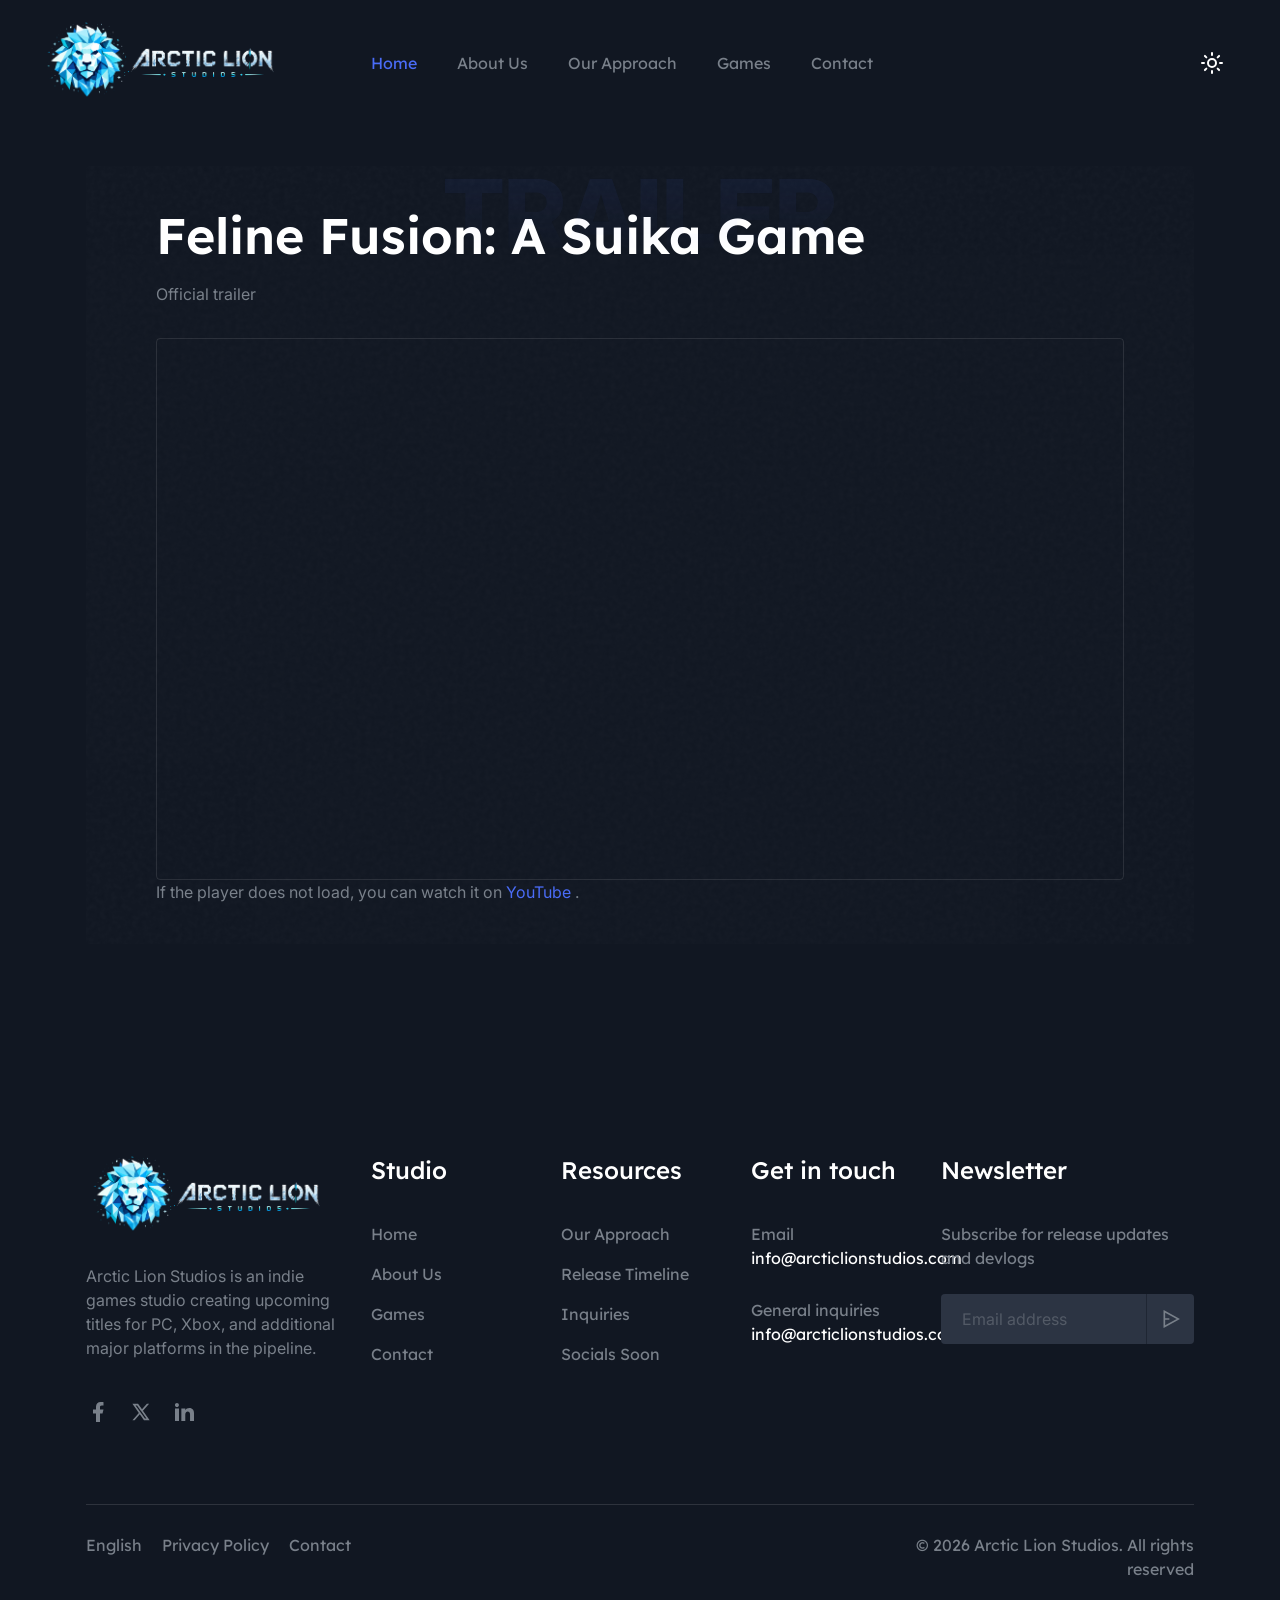
<file: feline-fusion.html>
<!DOCTYPE html>
<html lang="en" class="dark">
<head>
  <meta charset="UTF-8">
  <meta http-equiv="X-UA-Compatible" content="IE=edge">
  <meta name="viewport" content="width=device-width, initial-scale=1.0">

  <meta name="description" content="Watch the official Feline Fusion trailer from Arctic Lion Studios.">
  <meta name="robots" content="index, follow, max-snippet:-1, max-image-preview:large, max-video-preview:-1">
  <meta name="author" content="Arctic Lion Studios">

  <link rel="canonical" href="/feline-fusion.html">

  <meta property="og:type" content="website">
  <meta property="og:site_name" content="Arctic Lion Studios">
  <meta property="og:title" content="Feline Fusion Trailer | Arctic Lion Studios">
  <meta property="og:description" content="Watch the official Feline Fusion trailer.">
  <meta property="og:url" content="/feline-fusion.html">
  <meta property="og:image" content="assets/images/FelineFusion.png">

  <meta name="twitter:card" content="summary_large_image">
  <meta name="twitter:title" content="Feline Fusion Trailer | Arctic Lion Studios">
  <meta name="twitter:description" content="Watch the official Feline Fusion trailer.">
  <meta name="twitter:image" content="assets/images/FelineFusion.png">

  <title>Feline Fusion: A Suika Game - Trailer | Arctic Lion Studios</title>

  <link rel="icon" type="image/png" sizes="32x32" href="assets/images/favicon-32x32.png">
  <link rel="icon" type="image/png" sizes="16x16" href="assets/images/favicon-16x16.png">
  <link rel="apple-touch-icon" sizes="180x180" href="assets/images/apple-touch-icon.png">
  <link rel="icon" type="image/x-icon" href="assets/images/favicon.ico">
  <link href="assets/css/style.css" rel="stylesheet">
</head>

<body class="dark:bg-dark">
  <!-- ===== Header Start ===== -->
  <header class="header fixed top-0 left-0 z-50 w-full">
    <div class="flex w-full flex-wrap px-5 lg:flex-nowrap lg:items-center lg:px-5 xl:px-10 2xl:px-20">
      <div class="relative z-99 shrink-0">
        <a href="index.html" class="inline-block">
          <img
            src="assets/images/logo-dark.png"
            alt="Arctic Lion Studios"
            class="site-logo-img hidden dark:block"
          >
          <img
            src="assets/images/logo-light.png"
            alt="Arctic Lion Studios"
            class="site-logo-img dark:hidden"
          >
        </a>
      </div>

      <div class="menu-wrapper header-nav-offset dark:bg-dark fixed top-0 left-0 z-50 h-screen w-full justify-center bg-white p-5 lg:visible lg:static lg:flex lg:h-auto lg:justify-start lg:bg-transparent lg:p-0 lg:opacity-100 dark:lg:bg-transparent">
        <div class="w-full self-center">
          <nav aria-label="Main navigation">
            <ul class="navbar flex flex-col items-center justify-center space-y-5 text-center lg:flex-row lg:justify-start lg:space-y-0 lg:space-x-10">
              <li>
                <a
                  href="index.html#home"
                  class="menu-scroll font-heading text-dark-text hover:text-primary inline-flex items-center justify-center text-center text-base dark:hover:text-white active"
                >
                  Home
                </a>
              </li>
              <li>
                <a
                  href="index.html#about"
                  class="menu-scroll font-heading text-dark-text hover:text-primary inline-flex items-center justify-center text-center text-base dark:hover:text-white"
                >
                  About Us
                </a>
              </li>
              <li>
                <a
                  href="index.html#approach"
                  class="menu-scroll font-heading text-dark-text hover:text-primary inline-flex items-center justify-center text-center text-base dark:hover:text-white"
                >
                  Our Approach
                </a>
              </li>
              <li>
                <a
                  href="index.html#portfolio"
                  class="menu-scroll font-heading text-dark-text hover:text-primary inline-flex items-center justify-center text-center text-base dark:hover:text-white"
                >
                  Games
                </a>
              </li>
              <li>
                <a
                  href="index.html#support"
                  class="menu-scroll font-heading text-dark-text hover:text-primary inline-flex items-center justify-center text-center text-base dark:hover:text-white"
                >
                  Contact
                </a>
              </li>
            </ul>
          </nav>
        </div>
      </div>

      <div class="absolute top-1/2 right-5 z-50 flex -translate-y-1/2 items-center lg:static lg:translate-y-0">
        <label
          for="darkToggler"
          class="bg-gray-2 dark:bg-dark-bg relative z-40 flex h-9 w-9 cursor-pointer items-center justify-center rounded-full text-black md:h-14 md:w-14 dark:text-white"
        >
          <input
            type="checkbox"
            name="darkToggler"
            id="darkToggler"
            class="sr-only"
            aria-label="Toggle light and dark theme"
          >

          <svg
            viewBox="0 0 24 24"
            class="h-5 w-5 stroke-current md:h-6 md:w-6 dark:hidden"
            fill="none"
            aria-hidden="true"
          >
            <path
              d="M21 12.8A9 9 0 1 1 11.2 3 7 7 0 0 0 21 12.8Z"
              stroke-width="2"
              stroke-linecap="round"
              stroke-linejoin="round"
            ></path>
          </svg>

          <svg
            viewBox="0 0 24 24"
            class="hidden h-5 w-5 stroke-current md:h-6 md:w-6 dark:block"
            fill="none"
            aria-hidden="true"
          >
            <circle cx="12" cy="12" r="4" stroke-width="2"></circle>
            <path
              d="M12 2V4M12 20V22M4.93 4.93L6.34 6.34M17.66 17.66L19.07 19.07M2 12H4M20 12H22M4.93 19.07L6.34 17.66M17.66 6.34L19.07 4.93"
              stroke-width="2"
              stroke-linecap="round"
            ></path>
          </svg>
        </label>

        <button
          type="button"
          class="menu-toggler text-dark relative z-50 lg:hidden dark:text-white"
          aria-label="Toggle navigation menu"
          aria-expanded="false"
        >
          <svg
            width="28"
            height="28"
            viewBox="0 0 28 28"
            class="cross hidden fill-current"
            aria-hidden="true"
          >
            <path d="M14.0002 11.8226L21.6228 4.20001L23.8002 6.37745L16.1776 14L23.8002 21.6226L21.6228 23.8L14.0002 16.1774L6.37763 23.8L4.2002 21.6226L11.8228 14L4.2002 6.37745L6.37763 4.20001L14.0002 11.8226Z"></path>
          </svg>

          <svg
            width="22"
            height="22"
            viewBox="0 0 22 22"
            class="menu fill-current"
            aria-hidden="true"
          >
            <path d="M2.75 3.66666H19.25V5.49999H2.75V3.66666ZM2.75 10.0833H19.25V11.9167H2.75V10.0833ZM2.75 16.5H19.25V18.3333H2.75V16.5Z"></path>
          </svg>
        </button>
      </div>
    </div>
  </header>
  <!-- ===== Header End ===== -->

  <main>
    <!-- ===== Trailer Section Start ===== -->
    <section id="feline-fusion-trailer" class="pb-20">
      <div class="px-4 xl:container">
        <div
          class="wow fadeInUp relative mx-auto max-w-[900px] overflow-hidden rounded-sm px-8 py-10 md:px-[70px] md:py-[70px]"
          data-wow-delay=".2s"
          style="visibility: visible; animation-delay: 0.2s;"
        >
          <div class="bg-noise-pattern absolute top-0 left-0 -z-10 h-full w-full bg-cover bg-center opacity-10 dark:opacity-40"></div>

          <span class="title">TRAILER</span>

          <h1 class="font-heading text-dark mb-4 text-3xl font-semibold sm:text-4xl md:text-[50px] md:leading-[60px] dark:text-white">
            Feline Fusion: A Suika Game
          </h1>

          <p class="text-dark-text mb-8 text-base">
            Official trailer
          </p>

          <div class="overflow-hidden rounded-sm border border-black/10 bg-black p-4 shadow-lg dark:border-white/10">
            <div class="mx-auto w-full" style="max-width: 960px;">
              <div style="position: relative; width: 100%; padding-top: 56.25%;">
                <iframe
                  src="https://www.youtube.com/embed/NHoKKpfrxWM?si=6Sg5zNesQ6Hwu4Dn"
                  title="Feline Fusion official trailer"
                  frameborder="0"
                  allow="accelerometer; autoplay; clipboard-write; encrypted-media; gyroscope; picture-in-picture; web-share"
                  referrerpolicy="strict-origin-when-cross-origin"
                  allowfullscreen
                  loading="lazy"
                  style="position: absolute; inset: 0; width: 100%; height: 100%;"
                ></iframe>
              </div>
            </div>
          </div>

          <p class="text-dark-text mt-6 text-base">
            If the player does not load, you can watch it on
            <a
              href="https://www.youtube.com/watch?v=NHoKKpfrxWM"
              class="text-primary hover:underline"
              target="_blank"
              rel="noopener noreferrer"
            >
              YouTube
            </a>.
          </p>
        </div>
      </div>
    </section>
    <!-- ===== Trailer Section End ===== -->
  </main>

  <!-- ===== Footer Start ===== -->
  <footer
    class="wow fadeInUp pt-14 sm:pt-20 lg:pt-[130px]"
    data-wow-delay=".2s"
    style="visibility: visible; animation-delay: 0.2s;"
  >
    <div class="px-4 xl:container">
      <div class="-mx-4 flex flex-wrap">
        <div class="w-full px-4 sm:w-1/2 md:w-5/12 lg:w-3/12 xl:w-3/12">
          <div class="mb-20 max-w-[330px]">
            <a href="index.html" class="mb-6 inline-block">
              <img
                src="assets/images/logo-dark.png"
                alt="Arctic Lion Studios"
                class="site-logo-img hidden dark:block"
              >
              <img
                src="assets/images/logo-light.png"
                alt="Arctic Lion Studios"
                class="site-logo-img dark:hidden"
              >
            </a>

            <p class="text-dark-text mb-10 text-base">
              Arctic Lion Studios is an indie games studio creating upcoming
              titles for PC, Xbox, and additional major platforms in the pipeline.
            </p>

            <div class="flex items-center space-x-5">
              <a
                href="javascript:void(0)"
                aria-label="Facebook"
                class="text-dark-text hover:text-primary dark:hover:text-white"
              >
                <svg width="24" height="24" viewBox="0 0 24 24" class="fill-current" aria-hidden="true">
                  <path d="M14 13.5H16.5L17.5 9.5H14V7.5C14 6.47 14 5.5 16 5.5H17.5V2.14C17.174 2.097 15.943 2 14.643 2C11.928 2 10 3.657 10 6.7V9.5H7V13.5H10V22H14V13.5Z"></path>
                </svg>
              </a>

              <a
                href="javascript:void(0)"
                aria-label="X"
                class="text-dark-text hover:text-primary dark:hover:text-white"
              >
                <svg width="22" height="22" viewBox="0 0 22 22" fill="none" aria-hidden="true">
                  <path
                    fill-rule="evenodd"
                    clip-rule="evenodd"
                    d="M13.9831 19.25L9.82094 13.3176L4.61058 19.25H2.40625L8.843 11.9233L2.40625 2.75H8.06572L11.9884 8.34127L16.9034 2.75H19.1077L12.9697 9.73737L19.6425 19.25H13.9831ZM16.4378 17.5775H14.9538L5.56249 4.42252H7.04674L10.808 9.6899L11.4584 10.6039L16.4378 17.5775Z"
                    fill="currentColor"
                  ></path>
                </svg>
              </a>

              <a
                href="javascript:void(0)"
                aria-label="LinkedIn"
                class="text-dark-text hover:text-primary dark:hover:text-white"
              >
                <svg width="24" height="24" viewBox="0 0 24 24" class="fill-current" aria-hidden="true">
                  <path d="M6.93994 5.00002C6.93968 5.53046 6.72871 6.03906 6.35345 6.41394C5.97819 6.78883 5.46938 6.99929 4.93894 6.99902C4.40851 6.99876 3.89991 6.78779 3.52502 6.41253C3.15014 6.03727 2.93968 5.52846 2.93994 4.99802C2.94021 4.46759 3.15117 3.95899 3.52644 3.5841C3.9017 3.20922 4.41051 2.99876 4.94094 2.99902C5.47137 2.99929 5.97998 3.21026 6.35486 3.58552C6.72975 3.96078 6.94021 4.46959 6.93994 5.00002ZM6.99994 8.48002H2.99994V21H6.99994V8.48002ZM13.3199 8.48002H9.33994V21H13.2799V14.43C13.2799 10.77 18.0499 10.43 18.0499 14.43V21H21.9999V13.07C21.9999 6.90002 14.9399 7.13002 13.2799 10.16L13.3199 8.48002Z"></path>
                </svg>
              </a>
            </div>
          </div>
        </div>

        <div class="w-1/2 px-4 md:w-3/12 lg:w-3/12 xl:w-2/12">
          <div class="mb-20">
            <h3 class="font-heading text-dark mb-9 text-2xl font-medium dark:text-white">
              Studio
            </h3>

            <ul class="space-y-4">
              <li>
                <a href="index.html#home" class="font-heading text-dark-text hover:text-primary text-base dark:hover:text-white">
                  Home
                </a>
              </li>
              <li>
                <a href="index.html#about" class="font-heading text-dark-text hover:text-primary text-base dark:hover:text-white">
                  About Us
                </a>
              </li>
              <li>
                <a href="index.html#portfolio" class="font-heading text-dark-text hover:text-primary text-base dark:hover:text-white">
                  Games
                </a>
              </li>
              <li>
                <a href="mailto:info@arcticlionstudios.com" class="font-heading text-dark-text hover:text-primary text-base dark:hover:text-white">
                  Contact
                </a>
              </li>
            </ul>
          </div>
        </div>

        <div class="w-1/2 px-4 md:w-3/12 lg:w-3/12 xl:w-2/12">
          <div class="mb-20">
            <h3 class="font-heading text-dark mb-9 text-2xl font-medium dark:text-white">
              Resources
            </h3>

            <ul class="space-y-4">
              <li>
                <a href="index.html#approach" class="font-heading text-dark-text hover:text-primary text-base dark:hover:text-white">
                  Our Approach
                </a>
              </li>
              <li>
                <a href="index.html#portfolio" class="font-heading text-dark-text hover:text-primary text-base dark:hover:text-white">
                  Release Timeline
                </a>
              </li>
              <li>
                <a href="index.html#support" class="font-heading text-dark-text hover:text-primary text-base dark:hover:text-white">
                  Inquiries
                </a>
              </li>
              <li>
                <a href="javascript:void(0)" class="font-heading text-dark-text hover:text-primary text-base dark:hover:text-white">
                  Socials Soon
                </a>
              </li>
            </ul>
          </div>
        </div>

        <div class="w-full px-4 sm:w-1/2 md:w-5/12 lg:w-3/12 xl:w-2/12">
          <div class="mb-20">
            <h3 class="font-heading text-dark mb-9 text-2xl font-medium dark:text-white">
              Get in touch
            </h3>

            <div class="space-y-7">
              <div>
                <p class="font-heading text-dark-text text-base">Email</p>
                <a
                  href="mailto:info@arcticlionstudios.com"
                  class="font-heading text-dark hover:text-primary dark:hover:text-primary text-base dark:text-white"
                >
                  info@arcticlionstudios.com
                </a>
              </div>

              <div>
                <p class="font-heading text-dark-text text-base">
                  General inquiries
                </p>
                <a
                  href="mailto:info@arcticlionstudios.com"
                  class="font-heading text-dark hover:text-primary dark:hover:text-primary text-base dark:text-white"
                >
                  info@arcticlionstudios.com
                </a>
              </div>
            </div>
          </div>
        </div>

        <div class="w-full px-4 sm:w-1/2 md:w-5/12 lg:w-5/12 xl:w-3/12">
          <div class="mb-20">
            <h3 class="font-heading text-dark mb-9 text-2xl font-medium dark:text-white">
              Newsletter
            </h3>

            <p class="font-heading text-dark-text mb-6 text-base">
              Subscribe for release updates and devlogs
            </p>

            <form class="relative">
              <label for="email" class="sr-only">Email address</label>
              <input
                type="email"
                name="email"
                id="email"
                placeholder="Email address"
                class="pladeholder-opacity-40 text-dark-text focus:border-primary w-full rounded-sm border py-3 pr-12 pl-5 text-base outline-hidden dark:border-transparent dark:bg-[#2C3443]"
              >

              <button
                type="submit"
                aria-label="Subscribe"
                class="text-dark-text absolute top-0 right-0 flex h-full w-12 items-center justify-center border-l dark:border-[#1F2633]"
              >
                <svg width="20" height="20" viewBox="0 0 20 20" class="fill-current" aria-hidden="true">
                  <path d="M3.1175 1.17367L18.5025 9.63533C18.5678 9.6713 18.6223 9.72414 18.6602 9.78834C18.6982 9.85255 18.7182 9.92576 18.7182 10.0003C18.7182 10.0749 18.6982 10.1481 18.6602 10.2123C18.6223 10.2765 18.5678 10.3294 18.5025 10.3653L3.1175 18.827C3.05406 18.8619 2.98262 18.8797 2.91023 18.8785C2.83783 18.8774 2.76698 18.8575 2.70465 18.8206C2.64232 18.7838 2.59066 18.7313 2.55478 18.6684C2.51889 18.6056 2.50001 18.5344 2.5 18.462V1.53867C2.50001 1.46626 2.51889 1.39511 2.55478 1.33222C2.59066 1.26934 2.64232 1.21689 2.70465 1.18005C2.76698 1.1432 2.83783 1.12324 2.91023 1.12212C2.98262 1.121 3.05406 1.13877 3.1175 1.17367ZM4.16667 10.8337V16.3478L15.7083 10.0003L4.16667 3.65283V9.167H8.33333V10.8337H4.16667Z"></path>
                </svg>
              </button>
            </form>
          </div>
        </div>
      </div>

      <div class="md:border-t dark:border-[#2E333D]">
        <div class="-mx-4 flex flex-wrap py-5 md:py-7">
          <div class="w-full px-4 md:w-1/2 lg:w-2/3">
            <div class="mb-5 flex items-center justify-center space-x-5 border-b pb-5 md:mb-0 md:justify-start md:border-0 md:pb-0 dark:border-[#2E333D]">
              <a href="javascript:void(0)" class="font-heading text-dark-text hover:text-primary text-base">
                English
              </a>
              <a href="privacy-policy.html" class="font-heading text-dark-text hover:text-primary text-base">
                Privacy Policy
              </a>
              <a href="mailto:info@arcticlionstudios.com" class="font-heading text-dark-text hover:text-primary text-base">
                Contact
              </a>
            </div>
          </div>

          <div class="w-full px-4 md:w-1/2 lg:w-1/3">
            <p class="font-heading text-dark-text text-center text-base lg:text-right">
              © 2026 Arctic Lion Studios. All rights reserved
            </p>
          </div>
        </div>
      </div>
    </div>
  </footer>
  <!-- ===== Footer End ===== -->

  <script>
    (function () {
      "use strict";

      var html = document.documentElement;
      var header = document.querySelector(".header");
      var menuToggler = document.querySelector(".menu-toggler");
      var menuWrapper = document.querySelector(".menu-wrapper");
      var darkTogglerCheckbox = document.querySelector("#darkToggler");
      var pageSection = document.querySelector("#feline-fusion-trailer");

      function updateHeaderState() {
        if (!header) return;

        if (window.pageYOffset > 0) {
          header.classList.add("sticky");
        } else {
          header.classList.remove("sticky");
        }
      }

      function updateSectionOffset() {
        if (!header || !pageSection) return;

        var extraOffset = window.innerWidth >= 1024 ? 40 : 24;
        pageSection.style.paddingTop =
          header.offsetHeight + extraOffset + "px";
      }

      function toggleMobileMenu() {
        if (!menuWrapper || !menuToggler) return;

        menuWrapper.classList.toggle("show");
        document.body.classList.toggle("overflow-y-hidden");
        document.body.classList.toggle("lg:overflow-y-auto");

        var isOpen = menuWrapper.classList.contains("show");
        var cross = menuToggler.querySelector(".cross");
        var menu = menuToggler.querySelector(".menu");

        menuToggler.setAttribute("aria-expanded", String(isOpen));

        if (cross) cross.classList.toggle("hidden");
        if (menu) menu.classList.toggle("hidden");
      }

      function applyThemeFromToggle() {
        if (!darkTogglerCheckbox) return;

        if (darkTogglerCheckbox.checked) {
          html.classList.remove("dark");
          localStorage.setItem("theme", "light");
        } else {
          html.classList.add("dark");
          localStorage.setItem("theme", "dark");
        }
      }

      document.addEventListener("DOMContentLoaded", function () {
        var savedTheme = localStorage.getItem("theme");

        if (savedTheme === "light") {
          html.classList.remove("dark");
        } else if (savedTheme === "dark") {
          html.classList.add("dark");
        }

        if (darkTogglerCheckbox) {
          darkTogglerCheckbox.checked = !html.classList.contains("dark");
          darkTogglerCheckbox.addEventListener(
            "change",
            applyThemeFromToggle
          );
        }

        if (menuToggler) {
          menuToggler.addEventListener("click", toggleMobileMenu);
        }

        document
          .querySelectorAll(".navbar li:not(.submenu-item) a")
          .forEach(function (link) {
            link.addEventListener("click", function () {
              if (
                menuWrapper &&
                menuWrapper.classList.contains("show")
              ) {
                toggleMobileMenu();
              }
            });
          });

        updateHeaderState();
        updateSectionOffset();

        window.addEventListener("scroll", updateHeaderState, {
          passive: true
        });
        window.addEventListener("resize", updateSectionOffset);
      });
    })();
  </script>
</body>
</html>
</file>
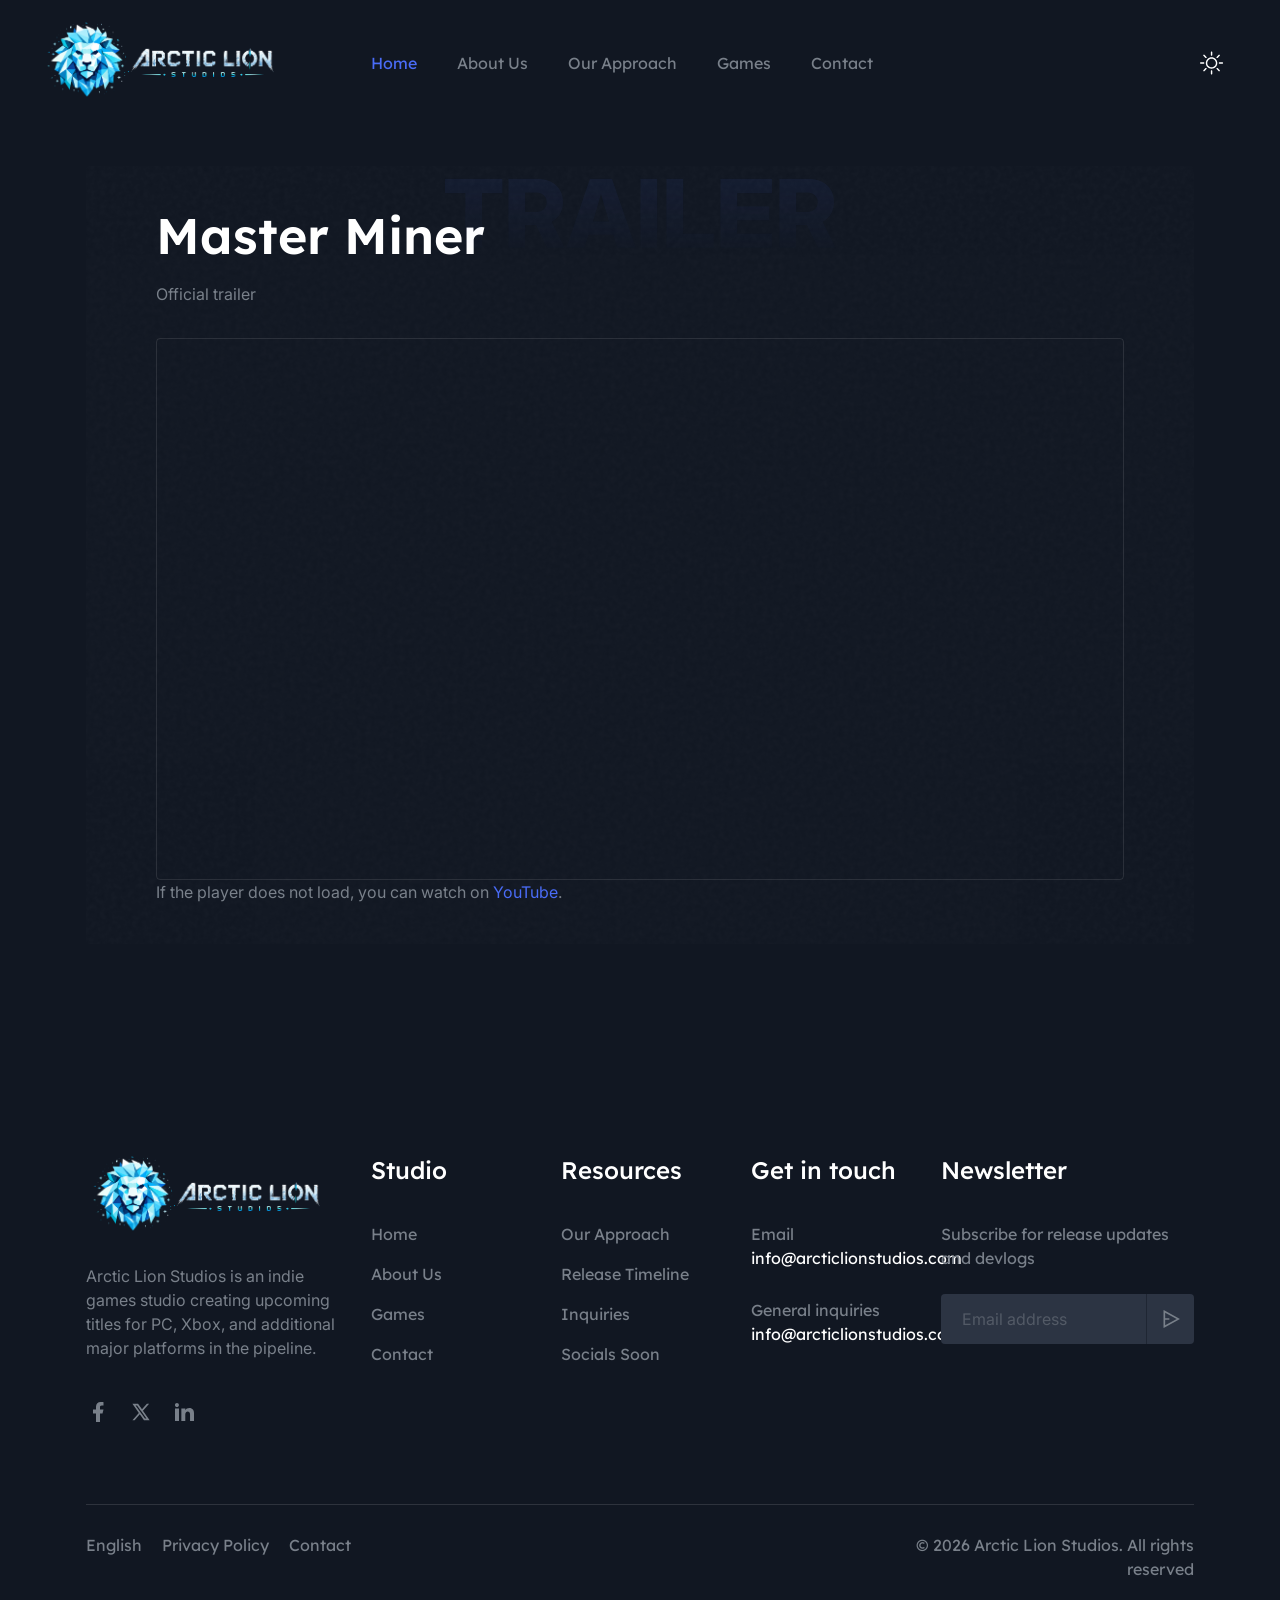
<file: master-miner.html>
<!DOCTYPE html>
<html lang="en" class="dark">
<head>
<meta http-equiv="content-type" content="text/html; charset=UTF-8">
    <meta charset="UTF-8">
    <meta http-equiv="X-UA-Compatible" content="IE=edge">
    <meta name="viewport" content="width=device-width, initial-scale=1.0">
    <meta name="description" content="Watch the Master Miner trailer from Arctic Lion Studios.">
    <meta name="robots" content="index, follow, max-snippet:-1, max-image-preview:large, max-video-preview:-1">
    <meta name="author" content="Arctic Lion Studios">
    <link rel="canonical" href="/master-miner.html">
    <meta property="og:type" content="website">
    <meta property="og:site_name" content="Arctic Lion Studios">
    <meta property="og:title" content="Master Miner Trailer | Arctic Lion Studios">
    <meta property="og:description" content="Watch the official Master Miner trailer.">
    <meta property="og:url" content="/master-miner.html">
    <meta property="og:image" content="assets/images/MasterMiner.png">
    <meta name="twitter:card" content="summary_large_image">
    <meta name="twitter:title" content="Master Miner Trailer | Arctic Lion Studios">
    <meta name="twitter:description" content="Watch the official Master Miner trailer.">
    <meta name="twitter:image" content="assets/images/MasterMiner.png">
    <title>Master Miner Trailer | Arctic Lion Studios</title>
  <link rel="icon" type="image/png" sizes="32x32" href="assets/images/favicon-32x32.png">
  <link rel="icon" type="image/png" sizes="16x16" href="assets/images/favicon-16x16.png">
  <link rel="apple-touch-icon" sizes="180x180" href="assets/images/apple-touch-icon.png">
  <link rel="icon" type="image/x-icon" href="assets/images/favicon.ico">
  <link href="assets/css/style.css" rel="stylesheet">
</head>

  <body class="dark:bg-dark">
    <!-- ===== Header Start ===== -->
    <header class="header fixed top-0 left-0 z-50 w-full">
      <div class="flex w-full flex-wrap px-5 lg:flex-nowrap lg:items-center lg:px-5 xl:px-10 2xl:px-20">
        <div class="relative z-99 shrink-0">
          <a href="index.html" class="inline-block">
            <img src="assets/images/logo-dark.png" alt="logo" class="site-logo-img hidden dark:block">
            <img src="assets/images/logo-light.png" alt="logo" class="site-logo-img dark:hidden">
          </a>
        </div>
        <div class="menu-wrapper header-nav-offset dark:bg-dark fixed top-0 left-0 z-50 h-screen w-full justify-center bg-white p-5 lg:visible lg:static lg:flex lg:h-auto lg:justify-start lg:bg-transparent lg:p-0 lg:opacity-100 dark:lg:bg-transparent">
          <div class="w-full self-center">
            <nav>
              <ul class="navbar flex flex-col items-center justify-center space-y-5 text-center lg:flex-row lg:justify-start lg:space-y-0 lg:space-x-10">
                <li>
                  <a href="index.html#home" class="menu-scroll font-heading text-dark-text hover:text-primary inline-flex items-center justify-center text-center text-base dark:hover:text-white active">
                    Home
                  </a>
                </li>
                <li>
                  <a href="index.html#about" class="menu-scroll font-heading text-dark-text hover:text-primary inline-flex items-center justify-center text-center text-base dark:hover:text-white">
                    About Us
                  </a>
                </li>
                <li>
                  <a href="index.html#approach" class="menu-scroll font-heading text-dark-text hover:text-primary inline-flex items-center justify-center text-center text-base dark:hover:text-white">
                    Our Approach
                  </a>
                </li>
                <li>
                  <a href="index.html#portfolio" class="menu-scroll font-heading text-dark-text hover:text-primary inline-flex items-center justify-center text-center text-base dark:hover:text-white">
                    Games
                  </a>
                </li>
                <li>
                  <a href="index.html#support" class="menu-scroll font-heading text-dark-text hover:text-primary inline-flex items-center justify-center text-center text-base dark:hover:text-white">
                    Contact
                  </a>
                </li>
              </ul>
            </nav>
          </div>
        </div>
        <div class="absolute top-1/2 right-5 z-50 flex -translate-y-1/2 items-center lg:static lg:translate-y-0">
          <label for="darkToggler" class="bg-gray-2 dark:bg-dark-bg relative z-40 flex h-9 w-9 cursor-pointer items-center justify-center rounded-full text-black md:h-14 md:w-14 dark:text-white">
            <input type="checkbox" name="darkToggler" id="darkToggler" class="sr-only" aria-label="darkToggler">
            <svg viewBox="0 0 23 23" class="h-5 w-5 stroke-current md:h-6 md:w-6 dark:hidden" fill="none">
              <path d="M9.55078 1.5C5.80078 1.5 1.30078 5.25 1.30078 11.25C1.30078 17.25 5.80078 21.75 11.8008 21.75C17.8008 21.75 21.5508 17.25 21.5508 13.5C13.3008 18.75 4.30078 9.75 9.55078 1.5Z" stroke-width="2" stroke-linecap="round" stroke-linejoin="round"></path>
            </svg>
            <svg viewBox="0 0 25 24" fill="none" xmlns="http://www.w3.org/2000/svg" class="hidden h-5 w-5 md:h-6 md:w-6 dark:block">
              <mask id="path-1-inside-1_977:1934" fill="white">
                <path d="M12.0508 16.5C10.8573 16.5 9.71271 16.0259 8.8688 15.182C8.02489 14.3381 7.55078 13.1935 7.55078 12C7.55078 10.8065 8.02489 9.66193 8.8688 8.81802C9.71271 7.97411 10.8573 7.5 12.0508 7.5C13.2443 7.5 14.3888 7.97411 15.2328 8.81802C16.0767 9.66193 16.5508 10.8065 16.5508 12C16.5508 13.1935 16.0767 14.3381 15.2328 15.182C14.3888 16.0259 13.2443 16.5 12.0508 16.5ZM12.0508 18C13.6421 18 15.1682 17.3679 16.2934 16.2426C17.4186 15.1174 18.0508 13.5913 18.0508 12C18.0508 10.4087 17.4186 8.88258 16.2934 7.75736C15.1682 6.63214 13.6421 6 12.0508 6C10.4595 6 8.93336 6.63214 7.80814 7.75736C6.68292 8.88258 6.05078 10.4087 6.05078 12C6.05078 13.5913 6.68292 15.1174 7.80814 16.2426C8.93336 17.3679 10.4595 18 12.0508 18ZM12.0508 0C12.2497 0 12.4405 0.0790176 12.5811 0.21967C12.7218 0.360322 12.8008 0.551088 12.8008 0.75V3.75C12.8008 3.94891 12.7218 4.13968 12.5811 4.28033C12.4405 4.42098 12.2497 4.5 12.0508 4.5C11.8519 4.5 11.6611 4.42098 11.5205 4.28033C11.3798 4.13968 11.3008 3.94891 11.3008 3.75V0.75C11.3008 0.551088 11.3798 0.360322 11.5205 0.21967C11.6611 0.0790176 11.8519 0 12.0508 0V0ZM12.0508 19.5C12.2497 19.5 12.4405 19.579 12.5811 19.7197C12.7218 19.8603 12.8008 20.0511 12.8008 20.25V23.25C12.8008 23.4489 12.7218 23.6397 12.5811 23.7803C12.4405 23.921 12.2497 24 12.0508 24C11.8519 24 11.6611 23.921 11.5205 23.7803C11.3798 23.6397 11.3008 23.4489 11.3008 23.25V20.25C11.3008 20.0511 11.3798 19.8603 11.5205 19.7197C11.6611 19.579 11.8519 19.5 12.0508 19.5ZM24.0508 12C24.0508 12.1989 23.9718 12.3897 23.8311 12.5303C23.6905 12.671 23.4997 12.75 23.3008 12.75H20.3008C20.1019 12.75 19.9111 12.671 19.7705 12.5303C19.6298 12.3897 19.5508 12.1989 19.5508 12C19.5508 11.8011 19.6298 11.6103 19.7705 11.4697C19.9111 11.329 20.1019 11.25 20.3008 11.25H23.3008C23.4997 11.25 23.6905 11.329 23.8311 11.4697C23.9718 11.6103 24.0508 11.8011 24.0508 12ZM4.55078 12C4.55078 12.1989 4.47176 12.3897 4.33111 12.5303C4.19046 12.671 3.99969 12.75 3.80078 12.75H0.800781C0.601869 12.75 0.411103 12.671 0.270451 12.5303C0.129799 12.3897 0.0507813 12.1989 0.0507812 12C0.0507813 11.8011 0.129799 11.6103 0.270451 11.4697C0.411103 11.329 0.601869 11.25 0.800781 11.25H3.80078C3.99969 11.25 4.19046 11.329 4.33111 11.4697C4.47176 11.6103 4.55078 11.8011 4.55078 12ZM20.5363 3.5145C20.6769 3.65515 20.7559 3.84588 20.7559 4.04475C20.7559 4.24362 20.6769 4.43435 20.5363 4.575L18.4153 6.6975C18.3455 6.76713 18.2628 6.82235 18.1717 6.86C18.0806 6.89765 17.983 6.91699 17.8845 6.91692C17.6855 6.91678 17.4947 6.83758 17.354 6.69675C17.2844 6.62702 17.2292 6.54425 17.1915 6.45318C17.1539 6.36211 17.1345 6.26452 17.1346 6.16597C17.1348 5.96695 17.214 5.77613 17.3548 5.6355L19.4758 3.5145C19.6164 3.3739 19.8072 3.29491 20.006 3.29491C20.2049 3.29491 20.3956 3.3739 20.5363 3.5145ZM6.74678 17.304C6.88738 17.4446 6.96637 17.6354 6.96637 17.8342C6.96637 18.0331 6.88738 18.2239 6.74678 18.3645L4.62578 20.4855C4.48433 20.6221 4.29488 20.6977 4.09823 20.696C3.90158 20.6943 3.71347 20.6154 3.57442 20.4764C3.43536 20.3373 3.35648 20.1492 3.35478 19.9526C3.35307 19.7559 3.42866 19.5665 3.56528 19.425L5.68628 17.304C5.82693 17.1634 6.01766 17.0844 6.21653 17.0844C6.4154 17.0844 6.60614 17.1634 6.74678 17.304ZM20.5363 20.4855C20.3956 20.6261 20.2049 20.7051 20.006 20.7051C19.8072 20.7051 19.6164 20.6261 19.4758 20.4855L17.3548 18.3645C17.2182 18.223 17.1426 18.0336 17.1443 17.8369C17.146 17.6403 17.2249 17.4522 17.3639 17.3131C17.503 17.1741 17.6911 17.0952 17.8877 17.0935C18.0844 17.0918 18.2738 17.1674 18.4153 17.304L20.5363 19.425C20.6769 19.5656 20.7559 19.7564 20.7559 19.9552C20.7559 20.1541 20.6769 20.3449 20.5363 20.4855ZM6.74678 6.6975C6.60614 6.8381 6.4154 6.91709 6.21653 6.91709C6.01766 6.91709 5.82693 6.8381 5.68628 6.6975L3.56528 4.575C3.49365 4.50582 3.43651 4.42306 3.39721 4.33155C3.3579 4.24005 3.33721 4.14164 3.33634 4.04205C3.33548 3.94247 3.35445 3.84371 3.39216 3.75153C3.42988 3.65936 3.48557 3.57562 3.55598 3.5052C3.6264 3.43478 3.71014 3.37909 3.80232 3.34138C3.89449 3.30367 3.99325 3.2847 4.09283 3.28556C4.19242 3.28643 4.29083 3.30712 4.38233 3.34642C4.47384 3.38573 4.5566 3.44287 4.62578 3.5145L6.74678 5.6355C6.81663 5.70517 6.87204 5.78793 6.90985 5.87905C6.94766 5.97017 6.96712 6.06785 6.96712 6.1665C6.96712 6.26515 6.94766 6.36283 6.90985 6.45395C6.87204 6.54507 6.81663 6.62783 6.74678 6.6975Z"></path>
              </mask>
              <path d="M12.0508 16.5C10.8573 16.5 9.71271 16.0259 8.8688 15.182C8.02489 14.3381 7.55078 13.1935 7.55078 12C7.55078 10.8065 8.02489 9.66193 8.8688 8.81802C9.71271 7.97411 10.8573 7.5 12.0508 7.5C13.2443 7.5 14.3888 7.97411 15.2328 8.81802C16.0767 9.66193 16.5508 10.8065 16.5508 12C16.5508 13.1935 16.0767 14.3381 15.2328 15.182C14.3888 16.0259 13.2443 16.5 12.0508 16.5ZM12.0508 18C13.6421 18 15.1682 17.3679 16.2934 16.2426C17.4186 15.1174 18.0508 13.5913 18.0508 12C18.0508 10.4087 17.4186 8.88258 16.2934 7.75736C15.1682 6.63214 13.6421 6 12.0508 6C10.4595 6 8.93336 6.63214 7.80814 7.75736C6.68292 8.88258 6.05078 10.4087 6.05078 12C6.05078 13.5913 6.68292 15.1174 7.80814 16.2426C8.93336 17.3679 10.4595 18 12.0508 18ZM12.0508 0C12.2497 0 12.4405 0.0790176 12.5811 0.21967C12.7218 0.360322 12.8008 0.551088 12.8008 0.75V3.75C12.8008 3.94891 12.7218 4.13968 12.5811 4.28033C12.4405 4.42098 12.2497 4.5 12.0508 4.5C11.8519 4.5 11.6611 4.42098 11.5205 4.28033C11.3798 4.13968 11.3008 3.94891 11.3008 3.75V0.75C11.3008 0.551088 11.3798 0.360322 11.5205 0.21967C11.6611 0.0790176 11.8519 0 12.0508 0V0ZM12.0508 19.5C12.2497 19.5 12.4405 19.579 12.5811 19.7197C12.7218 19.8603 12.8008 20.0511 12.8008 20.25V23.25C12.8008 23.4489 12.7218 23.6397 12.5811 23.7803C12.4405 23.921 12.2497 24 12.0508 24C11.8519 24 11.6611 23.921 11.5205 23.7803C11.3798 23.6397 11.3008 23.4489 11.3008 23.25V20.25C11.3008 20.0511 11.3798 19.8603 11.5205 19.7197C11.6611 19.579 11.8519 19.5 12.0508 19.5ZM24.0508 12C24.0508 12.1989 23.9718 12.3897 23.8311 12.5303C23.6905 12.671 23.4997 12.75 23.3008 12.75H20.3008C20.1019 12.75 19.9111 12.671 19.7705 12.5303C19.6298 12.3897 19.5508 12.1989 19.5508 12C19.5508 11.8011 19.6298 11.6103 19.7705 11.4697C19.9111 11.329 20.1019 11.25 20.3008 11.25H23.3008C23.4997 11.25 23.6905 11.329 23.8311 11.4697C23.9718 11.6103 24.0508 11.8011 24.0508 12ZM4.55078 12C4.55078 12.1989 4.47176 12.3897 4.33111 12.5303C4.19046 12.671 3.99969 12.75 3.80078 12.75H0.800781C0.601869 12.75 0.411103 12.671 0.270451 12.5303C0.129799 12.3897 0.0507813 12.1989 0.0507812 12C0.0507813 11.8011 0.129799 11.6103 0.270451 11.4697C0.411103 11.329 0.601869 11.25 0.800781 11.25H3.80078C3.99969 11.25 4.19046 11.329 4.33111 11.4697C4.47176 11.6103 4.55078 11.8011 4.55078 12ZM20.5363 3.5145C20.6769 3.65515 20.7559 3.84588 20.7559 4.04475C20.7559 4.24362 20.6769 4.43435 20.5363 4.575L18.4153 6.6975C18.3455 6.76713 18.2628 6.82235 18.1717 6.86C18.0806 6.89765 17.983 6.91699 17.8845 6.91692C17.6855 6.91678 17.4947 6.83758 17.354 6.69675C17.2844 6.62702 17.2292 6.54425 17.1915 6.45318C17.1539 6.36211 17.1345 6.26452 17.1346 6.16597C17.1348 5.96695 17.214 5.77613 17.3548 5.6355L19.4758 3.5145C19.6164 3.3739 19.8072 3.29491 20.006 3.29491C20.2049 3.29491 20.3956 3.3739 20.5363 3.5145ZM6.74678 17.304C6.88738 17.4446 6.96637 17.6354 6.96637 17.8342C6.96637 18.0331 6.88738 18.2239 6.74678 18.3645L4.62578 20.4855C4.48433 20.6221 4.29488 20.6977 4.09823 20.696C3.90158 20.6943 3.71347 20.6154 3.57442 20.4764C3.43536 20.3373 3.35648 20.1492 3.35478 19.9526C3.35307 19.7559 3.42866 19.5665 3.56528 19.425L5.68628 17.304C5.82693 17.1634 6.01766 17.0844 6.21653 17.0844C6.4154 17.0844 6.60614 17.1634 6.74678 17.304ZM20.5363 20.4855C20.3956 20.6261 20.2049 20.7051 20.006 20.7051C19.8072 20.7051 19.6164 20.6261 19.4758 20.4855L17.3548 18.3645C17.2182 18.223 17.1426 18.0336 17.1443 17.8369C17.146 17.6403 17.2249 17.4522 17.3639 17.3131C17.503 17.1741 17.6911 17.0952 17.8877 17.0935C18.0844 17.0918 18.2738 17.1674 18.4153 17.304L20.5363 19.425C20.6769 19.5656 20.7559 19.7564 20.7559 19.9552C20.7559 20.1541 20.6769 20.3449 20.5363 20.4855ZM6.74678 6.6975C6.60614 6.8381 6.4154 6.91709 6.21653 6.91709C6.01766 6.91709 5.82693 6.8381 5.68628 6.6975L3.56528 4.575C3.49365 4.50582 3.43651 4.42306 3.39721 4.33155C3.3579 4.24005 3.33721 4.14164 3.33634 4.04205C3.33548 3.94247 3.35445 3.84371 3.39216 3.75153C3.42988 3.65936 3.48557 3.57562 3.55598 3.5052C3.6264 3.43478 3.71014 3.37909 3.80232 3.34138C3.89449 3.30367 3.99325 3.2847 4.09283 3.28556C4.19242 3.28643 4.29083 3.30712 4.38233 3.34642C4.47384 3.38573 4.5566 3.44287 4.62578 3.5145L6.74678 5.6355C6.81663 5.70517 6.87204 5.78793 6.90985 5.87905C6.94766 5.97017 6.96712 6.06785 6.96712 6.1665C6.96712 6.26515 6.94766 6.36283 6.90985 6.45395C6.87204 6.54507 6.81663 6.62783 6.74678 6.6975Z" fill="black" stroke="white" stroke-width="2" mask="url(#path-1-inside-1_977:1934)"></path>
            </svg>
          </label>

          <button class="menu-toggler text-dark relative z-50 lg:hidden dark:text-white">
            <svg width="28" height="28" viewBox="0 0 28 28" class="cross hidden fill-current">
              <path d="M14.0002 11.8226L21.6228 4.20001L23.8002 6.37745L16.1776 14L23.8002 21.6226L21.6228 23.8L14.0002 16.1774L6.37763 23.8L4.2002 21.6226L11.8228 14L4.2002 6.37745L6.37763 4.20001L14.0002 11.8226Z"></path>
            </svg>
            <svg width="22" height="22" viewBox="0 0 22 22" class="menu fill-current">
              <path d="M2.75 3.66666H19.25V5.49999H2.75V3.66666ZM2.75 10.0833H19.25V11.9167H2.75V10.0833ZM2.75 16.5H19.25V18.3333H2.75V16.5Z"></path>
            </svg>
          </button>
        </div>
      </div>
    </header>
    <!-- ===== Header End ===== -->

    <!-- ===== Trailer Section Start ===== -->
    <section id="master-miner-trailer" class="pb-20">
      <div class="px-4 xl:container">
        <div class="wow fadeInUp relative mx-auto max-w-[900px] overflow-hidden rounded-sm px-8 py-10 md:px-[70px] md:py-[70px]" data-wow-delay=".2s" style="visibility: visible; animation-delay: 0.2s;">
          <div class="bg-noise-pattern absolute top-0 left-0 -z-10 h-full w-full bg-cover bg-center opacity-10 dark:opacity-40"></div>
          <span class="title"> TRAILER </span>
          <h1 class="font-heading text-dark mb-4 text-3xl font-semibold sm:text-4xl md:text-[50px] md:leading-[60px] dark:text-white">
            Master Miner
          </h1>
          <p class="text-dark-text mb-8 text-base">Official trailer</p>

          <div class="overflow-hidden rounded-sm border border-black/10 bg-black p-4 shadow-lg dark:border-white/10">
            <div class="mx-auto w-full" style="max-width: 960px;">
              <div style="position: relative; width: 100%; padding-top: 56.25%;">
                <iframe width="560" height="315" src="https://www.youtube.com/embed/M645OBg0O4U?si=_eCPueeLyissYtbH" title="YouTube video player" frameborder="0" allow="accelerometer; autoplay; clipboard-write; encrypted-media; gyroscope; picture-in-picture; web-share" referrerpolicy="strict-origin-when-cross-origin" allowfullscreen style="position: absolute; inset: 0; width: 100%; height: 100%;"></iframe>
              </div>
            </div>
          </div>

          <p class="text-dark-text mt-6 text-base">
            If the player does not load, you can watch on
            <a href="https://www.youtube.com/watch?v=Nja1vck4gO0" class="text-primary hover:underline">YouTube</a>.
          </p>
        </div>
      </div>
    </section>
    <!-- ===== Trailer Section End ===== -->

    <!-- ===== Footer Start ===== -->
    <footer class="wow fadeInUp pt-14 sm:pt-20 lg:pt-[130px]" data-wow-delay=".2s" style="visibility: visible; animation-delay: 0.2s;">
      <div class="px-4 xl:container">
        <div class="-mx-4 flex flex-wrap">
          <div class="w-full px-4 sm:w-1/2 md:w-5/12 lg:w-3/12 xl:w-3/12">
            <div class="mb-20 max-w-[330px]">
              <a href="index.html" class="mb-6 inline-block">
                <img src="assets/images/logo-dark.png" alt="logo" class="site-logo-img hidden dark:block">
                <img src="assets/images/logo-light.png" alt="logo" class="site-logo-img dark:hidden">
              </a>

              <p class="text-dark-text mb-10 text-base">
                Arctic Lion Studios is an indie games studio creating upcoming titles for PC, Xbox, and additional major platforms in the pipeline.
              </p>
              <div class="flex items-center space-x-5">
                <a href="javascript:void(0)" name="social-link" aria-label="social-link" class="text-dark-text hover:text-primary dark:hover:text-white">
                  <svg width="24" height="24" viewBox="0 0 24 24" class="fill-current">
                    <path d="M14 13.5H16.5L17.5 9.5H14V7.5C14 6.47 14 5.5 16 5.5H17.5V2.14C17.174 2.097 15.943 2 14.643 2C11.928 2 10 3.657 10 6.7V9.5H7V13.5H10V22H14V13.5Z"></path>
                  </svg>
                </a>
                <a href="javascript:void(0)" name="social-link" aria-label="social-link" class="text-dark-text hover:text-primary dark:hover:text-white">
                  <svg width="22" height="22" viewBox="0 0 22 22" fill="none" xmlns="http://www.w3.org/2000/svg">
                    <path fill-rule="evenodd" clip-rule="evenodd" d="M13.9831 19.25L9.82094 13.3176L4.61058 19.25H2.40625L8.843 11.9233L2.40625 2.75H8.06572L11.9884 8.34127L16.9034 2.75H19.1077L12.9697 9.73737L19.6425 19.25H13.9831ZM16.4378 17.5775H14.9538L5.56249 4.42252H7.04674L10.808 9.6899L11.4584 10.6039L16.4378 17.5775Z" fill="currentColor"></path>
                  </svg>
                </a>
                <a href="javascript:void(0)" name="social-link" aria-label="social-link" class="text-dark-text hover:text-primary dark:hover:text-white">
                  <svg width="24" height="24" viewBox="0 0 24 24" class="fill-current">
                    <path d="M6.93994 5.00002C6.93968 5.53046 6.72871 6.03906 6.35345 6.41394C5.97819 6.78883 5.46938 6.99929 4.93894 6.99902C4.40851 6.99876 3.89991 6.78779 3.52502 6.41253C3.15014 6.03727 2.93968 5.52846 2.93994 4.99802C2.94021 4.46759 3.15117 3.95899 3.52644 3.5841C3.9017 3.20922 4.41051 2.99876 4.94094 2.99902C5.47137 2.99929 5.97998 3.21026 6.35486 3.58552C6.72975 3.96078 6.94021 4.46959 6.93994 5.00002ZM6.99994 8.48002H2.99994V21H6.99994V8.48002ZM13.3199 8.48002H9.33994V21H13.2799V14.43C13.2799 10.77 18.0499 10.43 18.0499 14.43V21H21.9999V13.07C21.9999 6.90002 14.9399 7.13002 13.2799 10.16L13.3199 8.48002Z"></path>
                  </svg>
                </a>
              </div>
            </div>
          </div>

          <div class="w-1/2 px-4 md:w-3/12 lg:w-3/12 xl:w-2/12">
            <div class="mb-20">
              <h3 class="font-heading text-dark mb-9 text-2xl font-medium dark:text-white"> Studio </h3>

              <ul class="space-y-4">
                <li>
                  <a href="index.html#home" class="font-heading text-dark-text hover:text-primary text-base dark:hover:text-white">
                    Home
                  </a>
                </li>
                <li>
                  <a href="index.html#about" class="font-heading text-dark-text hover:text-primary text-base dark:hover:text-white"> About Us </a>
                </li>
                <li>
                  <a href="index.html#portfolio" class="font-heading text-dark-text hover:text-primary text-base dark:hover:text-white"> Games </a>
                </li>
                <li>
                  <a href="mailto:info@arcticlionstudios.com" class="font-heading text-dark-text hover:text-primary text-base dark:hover:text-white"> Contact </a>
                </li>
              </ul>
            </div>
          </div>

          <div class="w-1/2 px-4 md:w-3/12 lg:w-3/12 xl:w-2/12">
            <div class="mb-20">
              <h3 class="font-heading text-dark mb-9 text-2xl font-medium dark:text-white"> Resources </h3>

              <ul class="space-y-4">
                <li>
                  <a href="index.html#approach" class="font-heading text-dark-text hover:text-primary text-base dark:hover:text-white"> Our Approach </a>
                </li>
                <li>
                  <a href="index.html#portfolio" class="font-heading text-dark-text hover:text-primary text-base dark:hover:text-white"> Release Timeline </a>
                </li>
                <li>
                  <a href="index.html#support" class="font-heading text-dark-text hover:text-primary text-base dark:hover:text-white"> Inquiries </a>
                </li>
                <li>
                  <a href="javascript:void(0)" class="font-heading text-dark-text hover:text-primary text-base dark:hover:text-white"> Socials Soon </a>
                </li>
              </ul>
            </div>
          </div>

          <div class="w-full px-4 sm:w-1/2 md:w-5/12 lg:w-3/12 xl:w-2/12">
            <div class="mb-20">
              <h3 class="font-heading text-dark mb-9 text-2xl font-medium dark:text-white">
                Get in touch
              </h3>

              <div class="space-y-7">
                <div>
                  <p class="font-heading text-dark-text text-base">
                    Email
                  </p>
                  <a href="mailto:info@arcticlionstudios.com" class="font-heading text-dark hover:text-primary dark:hover:text-primary text-base dark:text-white">
                    info@arcticlionstudios.com
                  </a>
                </div>
                <div>
                  <p class="font-heading text-dark-text text-base">
                    General inquiries
                  </p>
                  <a href="mailto:info@arcticlionstudios.com" class="font-heading text-dark hover:text-primary dark:hover:text-primary text-base dark:text-white">
                    info@arcticlionstudios.com
                  </a>
                </div>
              </div>
            </div>
          </div>

          <div class="w-full px-4 sm:w-1/2 md:w-5/12 lg:w-5/12 xl:w-3/12">
            <div class="mb-20">
              <h3 class="font-heading text-dark mb-9 text-2xl font-medium dark:text-white">
                Newsletter
              </h3>
              <p class="font-heading text-dark-text mb-6 text-base">
                Subscribe for release updates and devlogs
              </p>
              <form class="relative">
                <input type="email" name="email" id="email" placeholder="Email address" class="pladeholder-opacity-40 text-dark-text focus:border-primary w-full rounded-sm border py-3 pr-12 pl-5 text-base outline-hidden dark:border-transparent dark:bg-[#2C3443]">
                <button class="text-dark-text absolute top-0 right-0 flex h-full w-12 items-center justify-center border-l dark:border-[#1F2633]">
                  <svg width="20" height="20" viewBox="0 0 20 20" class="fill-current">
                    <path d="M3.1175 1.17367L18.5025 9.63533C18.5678 9.6713 18.6223 9.72414 18.6602 9.78834C18.6982 9.85255 18.7182 9.92576 18.7182 10.0003C18.7182 10.0749 18.6982 10.1481 18.6602 10.2123C18.6223 10.2765 18.5678 10.3294 18.5025 10.3653L3.1175 18.827C3.05406 18.8619 2.98262 18.8797 2.91023 18.8785C2.83783 18.8774 2.76698 18.8575 2.70465 18.8206C2.64232 18.7838 2.59066 18.7313 2.55478 18.6684C2.51889 18.6056 2.50001 18.5344 2.5 18.462V1.53867C2.50001 1.46626 2.51889 1.39511 2.55478 1.33222C2.59066 1.26934 2.64232 1.21689 2.70465 1.18005C2.76698 1.1432 2.83783 1.12324 2.91023 1.12212C2.98262 1.121 3.05406 1.13877 3.1175 1.17367ZM4.16667 10.8337V16.3478L15.7083 10.0003L4.16667 3.65283V9.167H8.33333V10.8337H4.16667Z"></path>
                  </svg>
                </button>
              </form>
            </div>
          </div>
        </div>

        <div class="md:border-t dark:border-[#2E333D]">
          <div class="-mx-4 flex flex-wrap py-5 md:py-7">
            <div class="w-full px-4 md:w-1/2 lg:w-2/3">
              <div class="mb-5 flex items-center justify-center space-x-5 border-b pb-5 md:mb-0 md:justify-start md:border-0 md:pb-0 dark:border-[#2E333D]">
                <a href="javascript:void(0)" class="font-heading text-dark-text hover:text-primary text-base">
                  English
                </a>
                <a href="privacy-policy.html" class="font-heading text-dark-text hover:text-primary text-base">
                  Privacy Policy
                </a>
                <a href="mailto:info@arcticlionstudios.com" class="font-heading text-dark-text hover:text-primary text-base"> Contact </a>
              </div>
            </div>
            <div class="w-full px-4 md:w-1/2 lg:w-1/3">
              <div>
                <p class="font-heading text-dark-text text-center text-base lg:text-right">
                  © 2026 Arctic Lion Studios. All rights reserved
                </p>
              </div>
            </div>
          </div>
        </div>
      </div>
    </footer>
    <!-- ===== Footer End  ===== -->

    <script>
      (function () {
        "use strict";

        var html = document.documentElement;
        var header = document.querySelector(".header");
        var menuToggler = document.querySelector(".menu-toggler");
        var menuWrapper = document.querySelector(".menu-wrapper");
        var darkTogglerCheckbox = document.querySelector("#darkToggler");
        var pageSection = document.querySelector("#master-miner-trailer");

        function updateHeaderState() {
          if (!header) return;
          if (window.pageYOffset > 0) {
            header.classList.add("sticky");
          } else {
            header.classList.remove("sticky");
          }
        }

        function updateSectionOffset() {
          if (!header || !pageSection) return;
          var extraOffset = window.innerWidth >= 1024 ? 40 : 24;
          pageSection.style.paddingTop = (header.offsetHeight + extraOffset) + "px";
        }

        function toggleMobileMenu() {
          if (!menuWrapper || !menuToggler) return;
          menuWrapper.classList.toggle("show");
          document.body.classList.toggle("overflow-y-hidden");
          document.body.classList.toggle("lg:overflow-y-auto");
          var cross = menuToggler.querySelector(".cross");
          var menu = menuToggler.querySelector(".menu");
          if (cross) cross.classList.toggle("hidden");
          if (menu) menu.classList.toggle("hidden");
        }

        function applyThemeFromToggle() {
          if (!darkTogglerCheckbox) return;
          if (darkTogglerCheckbox.checked) {
            html.classList.remove("dark");
            localStorage.setItem("theme", "light");
          } else {
            html.classList.add("dark");
            localStorage.setItem("theme", "dark");
          }
        }

        document.addEventListener("DOMContentLoaded", function () {
          var savedTheme = localStorage.getItem("theme");
          if (savedTheme === "light") {
            html.classList.remove("dark");
          } else if (savedTheme === "dark") {
            html.classList.add("dark");
          }

          if (darkTogglerCheckbox) {
            darkTogglerCheckbox.checked = !html.classList.contains("dark");
            darkTogglerCheckbox.addEventListener("change", applyThemeFromToggle);
          }

          if (menuToggler) {
            menuToggler.addEventListener("click", toggleMobileMenu);
          }

          document.querySelectorAll(".navbar li:not(.submenu-item) a").forEach(function (link) {
            link.addEventListener("click", function () {
              if (menuWrapper && menuWrapper.classList.contains("show")) {
                toggleMobileMenu();
              }
            });
          });

          updateHeaderState();
          updateSectionOffset();
          window.addEventListener("scroll", updateHeaderState, { passive: true });
          window.addEventListener("resize", updateSectionOffset);
        });
      })();
    </script>
  </body>
</html>
</file>
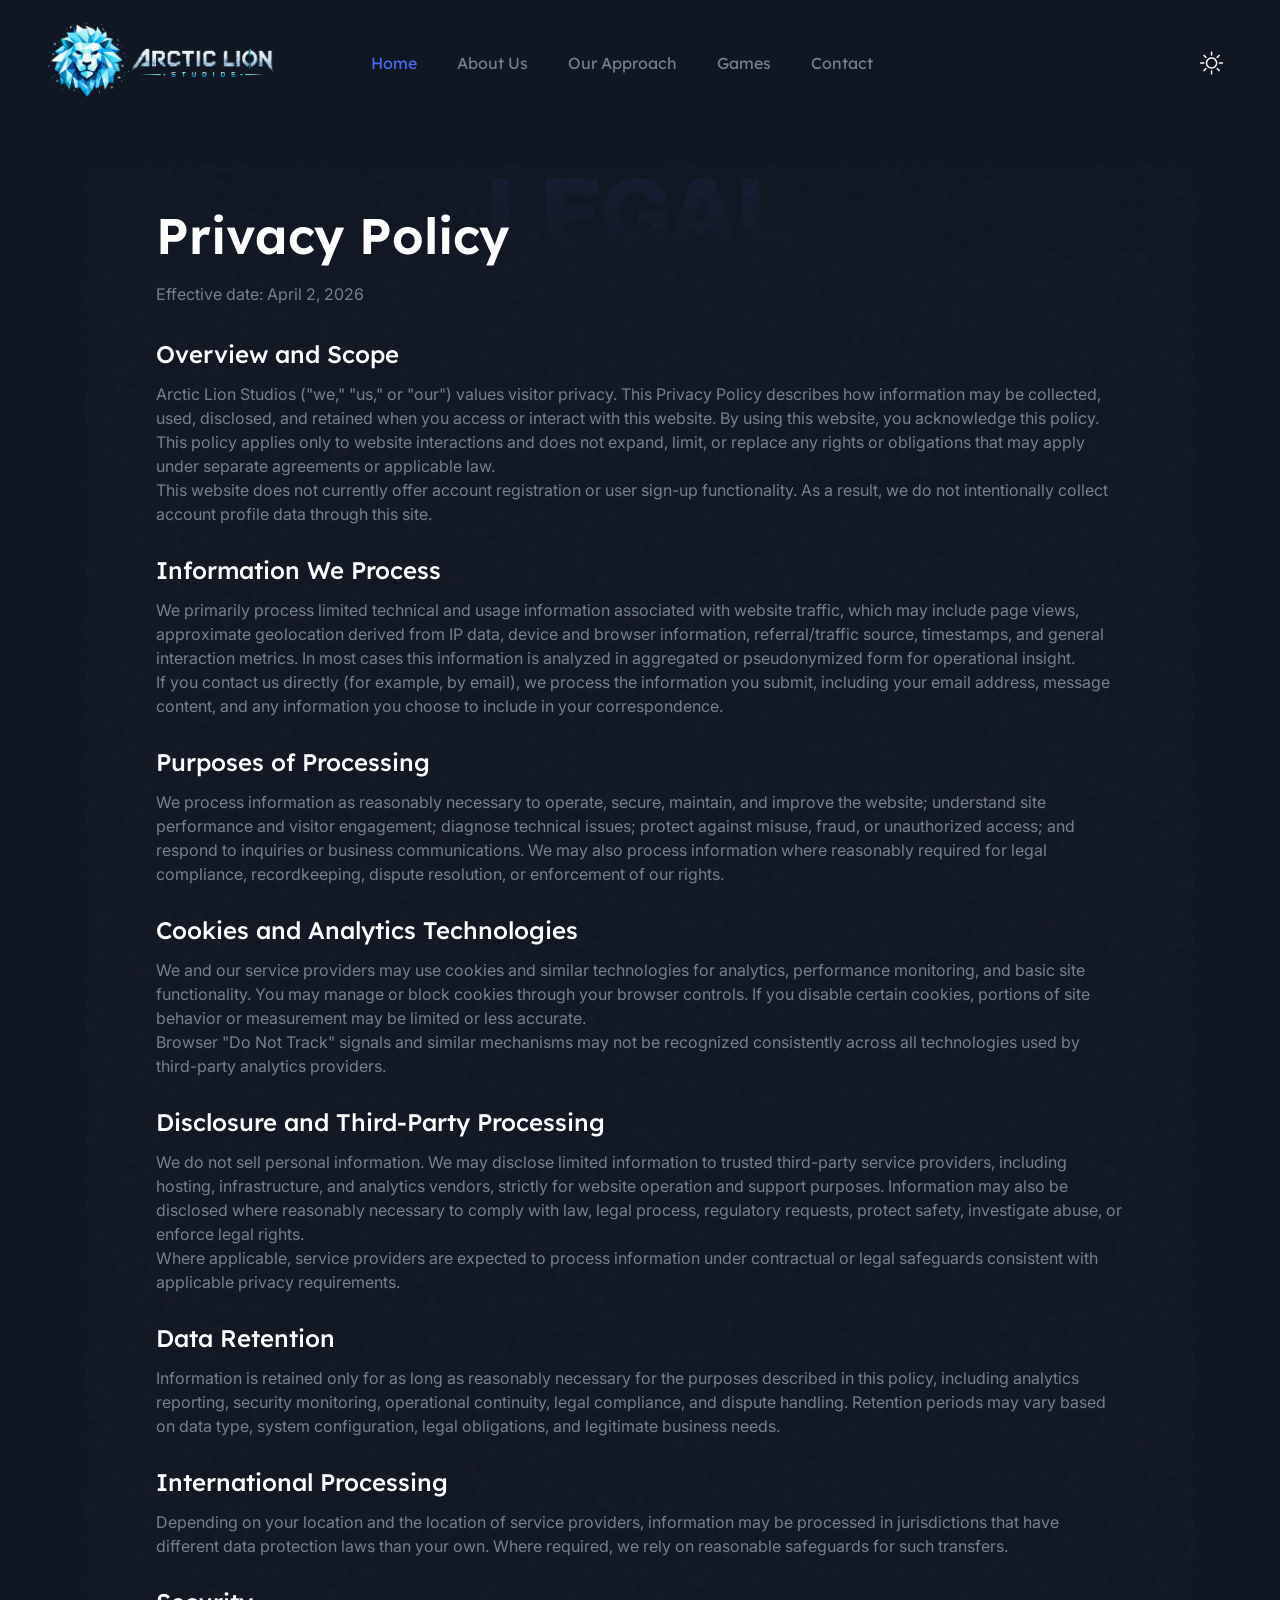
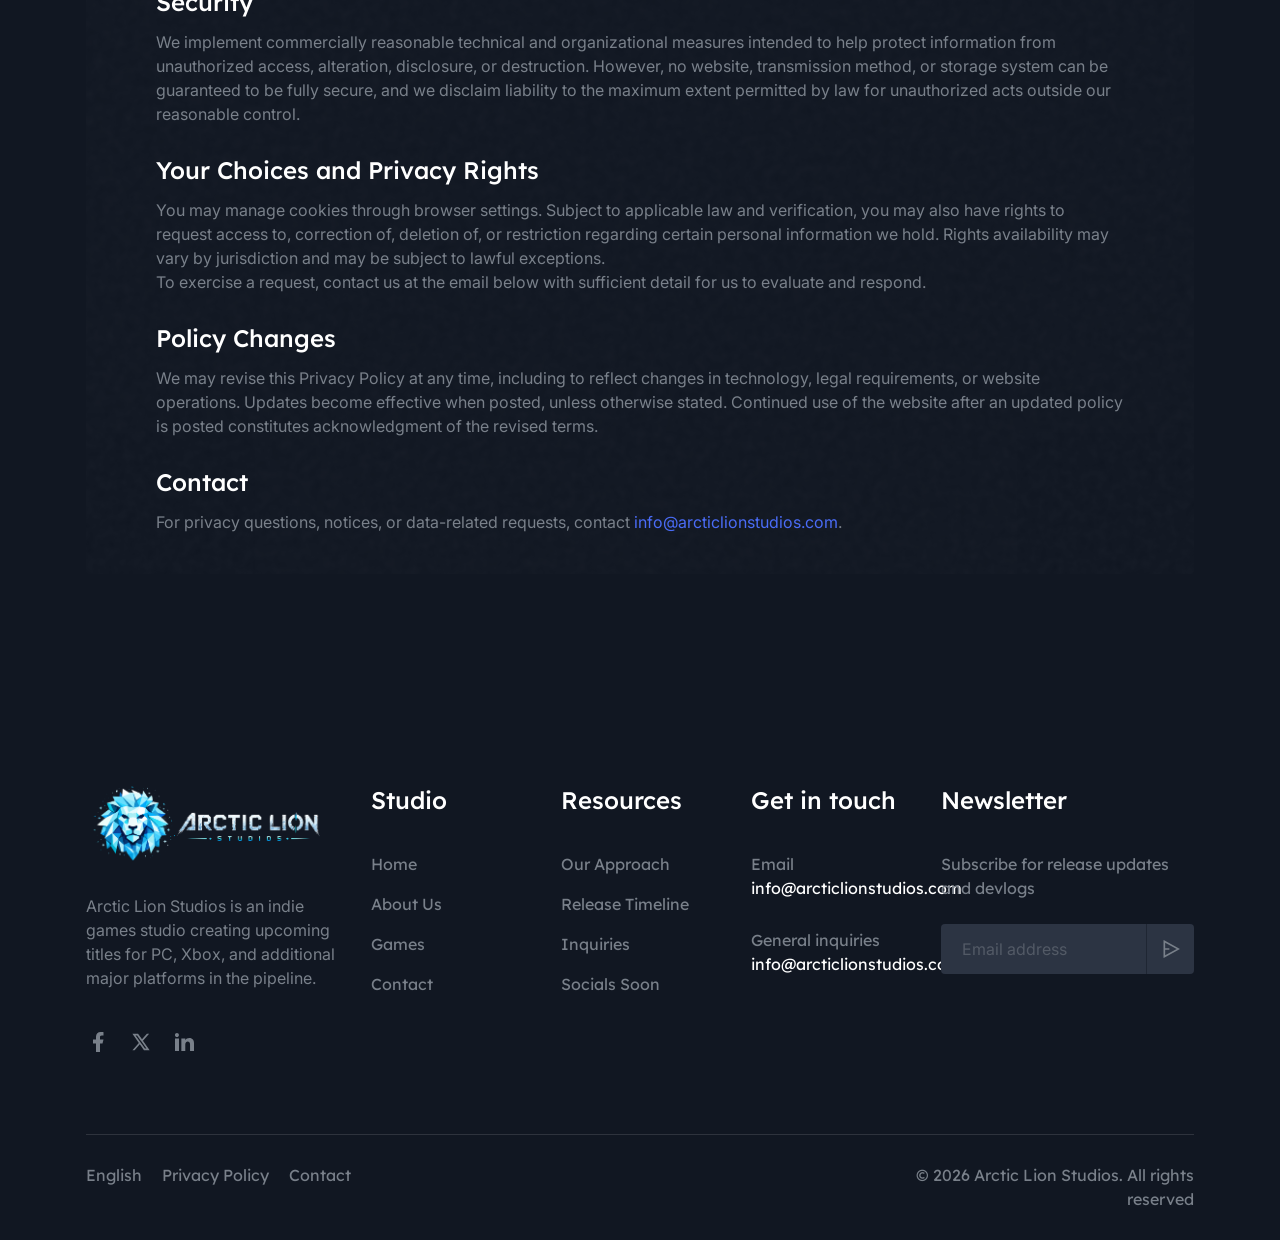
<file: privacy-policy.html>
<!DOCTYPE html>
<html lang="en" class="dark">
<head>
<meta http-equiv="content-type" content="text/html; charset=UTF-8">
    <meta charset="UTF-8">
    <meta http-equiv="X-UA-Compatible" content="IE=edge">
    <meta name="viewport" content="width=device-width, initial-scale=1.0">
    <meta name="description" content="Read the Arctic Lion Studios Privacy Policy, including how visitor analytics information may be processed and your privacy-related choices.">
    <meta name="robots" content="index, follow, max-snippet:-1, max-image-preview:large, max-video-preview:-1">
    <meta name="author" content="Arctic Lion Studios">
    <link rel="canonical" href="/privacy-policy.html">
    <meta property="og:type" content="website">
    <meta property="og:site_name" content="Arctic Lion Studios">
    <meta property="og:title" content="Privacy Policy | Arctic Lion Studios">
    <meta property="og:description" content="Read the Arctic Lion Studios Privacy Policy and how this website handles visitor analytics information.">
    <meta property="og:url" content="/privacy-policy.html">
    <meta property="og:image" content="assets/images/logo-dark.png">
    <meta name="twitter:card" content="summary_large_image">
    <meta name="twitter:title" content="Privacy Policy | Arctic Lion Studios">
    <meta name="twitter:description" content="Read the Arctic Lion Studios Privacy Policy and how this website handles visitor analytics information.">
    <meta name="twitter:image" content="assets/images/logo-dark.png">
    <title>Privacy Policy | Arctic Lion Studios</title>
  <link rel="icon" type="image/png" sizes="32x32" href="assets/images/favicon-32x32.png">
  <link rel="icon" type="image/png" sizes="16x16" href="assets/images/favicon-16x16.png">
  <link rel="apple-touch-icon" sizes="180x180" href="assets/images/apple-touch-icon.png">
  <link rel="icon" type="image/x-icon" href="assets/images/favicon.ico">
  <link href="assets/css/style.css" rel="stylesheet">
</head>

  <body class="dark:bg-dark">
    <!-- ===== Header Start ===== -->
    <header class="header fixed top-0 left-0 z-50 w-full">
      <div class="flex w-full flex-wrap px-5 lg:flex-nowrap lg:items-center lg:px-5 xl:px-10 2xl:px-20">
        <div class="relative z-99 shrink-0">
          <a href="index.html" class="inline-block">
            <img src="assets/images/logo-dark.png" alt="logo" class="site-logo-img hidden dark:block">
            <img src="assets/images/logo-light.png" alt="logo" class="site-logo-img dark:hidden">
          </a>
        </div>
        <div class="menu-wrapper header-nav-offset dark:bg-dark fixed top-0 left-0 z-50 h-screen w-full justify-center bg-white p-5 lg:visible lg:static lg:flex lg:h-auto lg:justify-start lg:bg-transparent lg:p-0 lg:opacity-100 dark:lg:bg-transparent">
          <div class="w-full self-center">
            <nav>
              <ul class="navbar flex flex-col items-center justify-center space-y-5 text-center lg:flex-row lg:justify-start lg:space-y-0 lg:space-x-10">
                <li>
                  <a href="index.html#home" class="menu-scroll font-heading text-dark-text hover:text-primary inline-flex items-center justify-center text-center text-base dark:hover:text-white active">
                    Home
                  </a>
                </li>
                <li>
                  <a href="index.html#about" class="menu-scroll font-heading text-dark-text hover:text-primary inline-flex items-center justify-center text-center text-base dark:hover:text-white">
                    About Us
                  </a>
                </li>
                <li>
                  <a href="index.html#approach" class="menu-scroll font-heading text-dark-text hover:text-primary inline-flex items-center justify-center text-center text-base dark:hover:text-white">
                    Our Approach
                  </a>
                </li>
                <li>
                  <a href="index.html#portfolio" class="menu-scroll font-heading text-dark-text hover:text-primary inline-flex items-center justify-center text-center text-base dark:hover:text-white">
                    Games
                  </a>
                </li>
                <li>
                  <a href="index.html#support" class="menu-scroll font-heading text-dark-text hover:text-primary inline-flex items-center justify-center text-center text-base dark:hover:text-white">
                    Contact
                  </a>
                </li>
              </ul>
            </nav>
          </div>
        </div>
        <div class="absolute top-1/2 right-5 z-50 flex -translate-y-1/2 items-center lg:static lg:translate-y-0">
          <label for="darkToggler" class="bg-gray-2 dark:bg-dark-bg relative z-40 flex h-9 w-9 cursor-pointer items-center justify-center rounded-full text-black md:h-14 md:w-14 dark:text-white">
            <input type="checkbox" name="darkToggler" id="darkToggler" class="sr-only" aria-label="darkToggler">
            <svg viewBox="0 0 23 23" class="h-5 w-5 stroke-current md:h-6 md:w-6 dark:hidden" fill="none">
              <path d="M9.55078 1.5C5.80078 1.5 1.30078 5.25 1.30078 11.25C1.30078 17.25 5.80078 21.75 11.8008 21.75C17.8008 21.75 21.5508 17.25 21.5508 13.5C13.3008 18.75 4.30078 9.75 9.55078 1.5Z" stroke-width="2" stroke-linecap="round" stroke-linejoin="round"></path>
            </svg>
            <svg viewBox="0 0 25 24" fill="none" xmlns="http://www.w3.org/2000/svg" class="hidden h-5 w-5 md:h-6 md:w-6 dark:block">
              <mask id="path-1-inside-1_977:1934" fill="white">
                <path d="M12.0508 16.5C10.8573 16.5 9.71271 16.0259 8.8688 15.182C8.02489 14.3381 7.55078 13.1935 7.55078 12C7.55078 10.8065 8.02489 9.66193 8.8688 8.81802C9.71271 7.97411 10.8573 7.5 12.0508 7.5C13.2443 7.5 14.3888 7.97411 15.2328 8.81802C16.0767 9.66193 16.5508 10.8065 16.5508 12C16.5508 13.1935 16.0767 14.3381 15.2328 15.182C14.3888 16.0259 13.2443 16.5 12.0508 16.5ZM12.0508 18C13.6421 18 15.1682 17.3679 16.2934 16.2426C17.4186 15.1174 18.0508 13.5913 18.0508 12C18.0508 10.4087 17.4186 8.88258 16.2934 7.75736C15.1682 6.63214 13.6421 6 12.0508 6C10.4595 6 8.93336 6.63214 7.80814 7.75736C6.68292 8.88258 6.05078 10.4087 6.05078 12C6.05078 13.5913 6.68292 15.1174 7.80814 16.2426C8.93336 17.3679 10.4595 18 12.0508 18ZM12.0508 0C12.2497 0 12.4405 0.0790176 12.5811 0.21967C12.7218 0.360322 12.8008 0.551088 12.8008 0.75V3.75C12.8008 3.94891 12.7218 4.13968 12.5811 4.28033C12.4405 4.42098 12.2497 4.5 12.0508 4.5C11.8519 4.5 11.6611 4.42098 11.5205 4.28033C11.3798 4.13968 11.3008 3.94891 11.3008 3.75V0.75C11.3008 0.551088 11.3798 0.360322 11.5205 0.21967C11.6611 0.0790176 11.8519 0 12.0508 0V0ZM12.0508 19.5C12.2497 19.5 12.4405 19.579 12.5811 19.7197C12.7218 19.8603 12.8008 20.0511 12.8008 20.25V23.25C12.8008 23.4489 12.7218 23.6397 12.5811 23.7803C12.4405 23.921 12.2497 24 12.0508 24C11.8519 24 11.6611 23.921 11.5205 23.7803C11.3798 23.6397 11.3008 23.4489 11.3008 23.25V20.25C11.3008 20.0511 11.3798 19.8603 11.5205 19.7197C11.6611 19.579 11.8519 19.5 12.0508 19.5ZM24.0508 12C24.0508 12.1989 23.9718 12.3897 23.8311 12.5303C23.6905 12.671 23.4997 12.75 23.3008 12.75H20.3008C20.1019 12.75 19.9111 12.671 19.7705 12.5303C19.6298 12.3897 19.5508 12.1989 19.5508 12C19.5508 11.8011 19.6298 11.6103 19.7705 11.4697C19.9111 11.329 20.1019 11.25 20.3008 11.25H23.3008C23.4997 11.25 23.6905 11.329 23.8311 11.4697C23.9718 11.6103 24.0508 11.8011 24.0508 12ZM4.55078 12C4.55078 12.1989 4.47176 12.3897 4.33111 12.5303C4.19046 12.671 3.99969 12.75 3.80078 12.75H0.800781C0.601869 12.75 0.411103 12.671 0.270451 12.5303C0.129799 12.3897 0.0507813 12.1989 0.0507812 12C0.0507813 11.8011 0.129799 11.6103 0.270451 11.4697C0.411103 11.329 0.601869 11.25 0.800781 11.25H3.80078C3.99969 11.25 4.19046 11.329 4.33111 11.4697C4.47176 11.6103 4.55078 11.8011 4.55078 12ZM20.5363 3.5145C20.6769 3.65515 20.7559 3.84588 20.7559 4.04475C20.7559 4.24362 20.6769 4.43435 20.5363 4.575L18.4153 6.6975C18.3455 6.76713 18.2628 6.82235 18.1717 6.86C18.0806 6.89765 17.983 6.91699 17.8845 6.91692C17.6855 6.91678 17.4947 6.83758 17.354 6.69675C17.2844 6.62702 17.2292 6.54425 17.1915 6.45318C17.1539 6.36211 17.1345 6.26452 17.1346 6.16597C17.1348 5.96695 17.214 5.77613 17.3548 5.6355L19.4758 3.5145C19.6164 3.3739 19.8072 3.29491 20.006 3.29491C20.2049 3.29491 20.3956 3.3739 20.5363 3.5145ZM6.74678 17.304C6.88738 17.4446 6.96637 17.6354 6.96637 17.8342C6.96637 18.0331 6.88738 18.2239 6.74678 18.3645L4.62578 20.4855C4.48433 20.6221 4.29488 20.6977 4.09823 20.696C3.90158 20.6943 3.71347 20.6154 3.57442 20.4764C3.43536 20.3373 3.35648 20.1492 3.35478 19.9526C3.35307 19.7559 3.42866 19.5665 3.56528 19.425L5.68628 17.304C5.82693 17.1634 6.01766 17.0844 6.21653 17.0844C6.4154 17.0844 6.60614 17.1634 6.74678 17.304ZM20.5363 20.4855C20.3956 20.6261 20.2049 20.7051 20.006 20.7051C19.8072 20.7051 19.6164 20.6261 19.4758 20.4855L17.3548 18.3645C17.2182 18.223 17.1426 18.0336 17.1443 17.8369C17.146 17.6403 17.2249 17.4522 17.3639 17.3131C17.503 17.1741 17.6911 17.0952 17.8877 17.0935C18.0844 17.0918 18.2738 17.1674 18.4153 17.304L20.5363 19.425C20.6769 19.5656 20.7559 19.7564 20.7559 19.9552C20.7559 20.1541 20.6769 20.3449 20.5363 20.4855ZM6.74678 6.6975C6.60614 6.8381 6.4154 6.91709 6.21653 6.91709C6.01766 6.91709 5.82693 6.8381 5.68628 6.6975L3.56528 4.575C3.49365 4.50582 3.43651 4.42306 3.39721 4.33155C3.3579 4.24005 3.33721 4.14164 3.33634 4.04205C3.33548 3.94247 3.35445 3.84371 3.39216 3.75153C3.42988 3.65936 3.48557 3.57562 3.55598 3.5052C3.6264 3.43478 3.71014 3.37909 3.80232 3.34138C3.89449 3.30367 3.99325 3.2847 4.09283 3.28556C4.19242 3.28643 4.29083 3.30712 4.38233 3.34642C4.47384 3.38573 4.5566 3.44287 4.62578 3.5145L6.74678 5.6355C6.81663 5.70517 6.87204 5.78793 6.90985 5.87905C6.94766 5.97017 6.96712 6.06785 6.96712 6.1665C6.96712 6.26515 6.94766 6.36283 6.90985 6.45395C6.87204 6.54507 6.81663 6.62783 6.74678 6.6975Z"></path>
              </mask>
              <path d="M12.0508 16.5C10.8573 16.5 9.71271 16.0259 8.8688 15.182C8.02489 14.3381 7.55078 13.1935 7.55078 12C7.55078 10.8065 8.02489 9.66193 8.8688 8.81802C9.71271 7.97411 10.8573 7.5 12.0508 7.5C13.2443 7.5 14.3888 7.97411 15.2328 8.81802C16.0767 9.66193 16.5508 10.8065 16.5508 12C16.5508 13.1935 16.0767 14.3381 15.2328 15.182C14.3888 16.0259 13.2443 16.5 12.0508 16.5ZM12.0508 18C13.6421 18 15.1682 17.3679 16.2934 16.2426C17.4186 15.1174 18.0508 13.5913 18.0508 12C18.0508 10.4087 17.4186 8.88258 16.2934 7.75736C15.1682 6.63214 13.6421 6 12.0508 6C10.4595 6 8.93336 6.63214 7.80814 7.75736C6.68292 8.88258 6.05078 10.4087 6.05078 12C6.05078 13.5913 6.68292 15.1174 7.80814 16.2426C8.93336 17.3679 10.4595 18 12.0508 18ZM12.0508 0C12.2497 0 12.4405 0.0790176 12.5811 0.21967C12.7218 0.360322 12.8008 0.551088 12.8008 0.75V3.75C12.8008 3.94891 12.7218 4.13968 12.5811 4.28033C12.4405 4.42098 12.2497 4.5 12.0508 4.5C11.8519 4.5 11.6611 4.42098 11.5205 4.28033C11.3798 4.13968 11.3008 3.94891 11.3008 3.75V0.75C11.3008 0.551088 11.3798 0.360322 11.5205 0.21967C11.6611 0.0790176 11.8519 0 12.0508 0V0ZM12.0508 19.5C12.2497 19.5 12.4405 19.579 12.5811 19.7197C12.7218 19.8603 12.8008 20.0511 12.8008 20.25V23.25C12.8008 23.4489 12.7218 23.6397 12.5811 23.7803C12.4405 23.921 12.2497 24 12.0508 24C11.8519 24 11.6611 23.921 11.5205 23.7803C11.3798 23.6397 11.3008 23.4489 11.3008 23.25V20.25C11.3008 20.0511 11.3798 19.8603 11.5205 19.7197C11.6611 19.579 11.8519 19.5 12.0508 19.5ZM24.0508 12C24.0508 12.1989 23.9718 12.3897 23.8311 12.5303C23.6905 12.671 23.4997 12.75 23.3008 12.75H20.3008C20.1019 12.75 19.9111 12.671 19.7705 12.5303C19.6298 12.3897 19.5508 12.1989 19.5508 12C19.5508 11.8011 19.6298 11.6103 19.7705 11.4697C19.9111 11.329 20.1019 11.25 20.3008 11.25H23.3008C23.4997 11.25 23.6905 11.329 23.8311 11.4697C23.9718 11.6103 24.0508 11.8011 24.0508 12ZM4.55078 12C4.55078 12.1989 4.47176 12.3897 4.33111 12.5303C4.19046 12.671 3.99969 12.75 3.80078 12.75H0.800781C0.601869 12.75 0.411103 12.671 0.270451 12.5303C0.129799 12.3897 0.0507813 12.1989 0.0507812 12C0.0507813 11.8011 0.129799 11.6103 0.270451 11.4697C0.411103 11.329 0.601869 11.25 0.800781 11.25H3.80078C3.99969 11.25 4.19046 11.329 4.33111 11.4697C4.47176 11.6103 4.55078 11.8011 4.55078 12ZM20.5363 3.5145C20.6769 3.65515 20.7559 3.84588 20.7559 4.04475C20.7559 4.24362 20.6769 4.43435 20.5363 4.575L18.4153 6.6975C18.3455 6.76713 18.2628 6.82235 18.1717 6.86C18.0806 6.89765 17.983 6.91699 17.8845 6.91692C17.6855 6.91678 17.4947 6.83758 17.354 6.69675C17.2844 6.62702 17.2292 6.54425 17.1915 6.45318C17.1539 6.36211 17.1345 6.26452 17.1346 6.16597C17.1348 5.96695 17.214 5.77613 17.3548 5.6355L19.4758 3.5145C19.6164 3.3739 19.8072 3.29491 20.006 3.29491C20.2049 3.29491 20.3956 3.3739 20.5363 3.5145ZM6.74678 17.304C6.88738 17.4446 6.96637 17.6354 6.96637 17.8342C6.96637 18.0331 6.88738 18.2239 6.74678 18.3645L4.62578 20.4855C4.48433 20.6221 4.29488 20.6977 4.09823 20.696C3.90158 20.6943 3.71347 20.6154 3.57442 20.4764C3.43536 20.3373 3.35648 20.1492 3.35478 19.9526C3.35307 19.7559 3.42866 19.5665 3.56528 19.425L5.68628 17.304C5.82693 17.1634 6.01766 17.0844 6.21653 17.0844C6.4154 17.0844 6.60614 17.1634 6.74678 17.304ZM20.5363 20.4855C20.3956 20.6261 20.2049 20.7051 20.006 20.7051C19.8072 20.7051 19.6164 20.6261 19.4758 20.4855L17.3548 18.3645C17.2182 18.223 17.1426 18.0336 17.1443 17.8369C17.146 17.6403 17.2249 17.4522 17.3639 17.3131C17.503 17.1741 17.6911 17.0952 17.8877 17.0935C18.0844 17.0918 18.2738 17.1674 18.4153 17.304L20.5363 19.425C20.6769 19.5656 20.7559 19.7564 20.7559 19.9552C20.7559 20.1541 20.6769 20.3449 20.5363 20.4855ZM6.74678 6.6975C6.60614 6.8381 6.4154 6.91709 6.21653 6.91709C6.01766 6.91709 5.82693 6.8381 5.68628 6.6975L3.56528 4.575C3.49365 4.50582 3.43651 4.42306 3.39721 4.33155C3.3579 4.24005 3.33721 4.14164 3.33634 4.04205C3.33548 3.94247 3.35445 3.84371 3.39216 3.75153C3.42988 3.65936 3.48557 3.57562 3.55598 3.5052C3.6264 3.43478 3.71014 3.37909 3.80232 3.34138C3.89449 3.30367 3.99325 3.2847 4.09283 3.28556C4.19242 3.28643 4.29083 3.30712 4.38233 3.34642C4.47384 3.38573 4.5566 3.44287 4.62578 3.5145L6.74678 5.6355C6.81663 5.70517 6.87204 5.78793 6.90985 5.87905C6.94766 5.97017 6.96712 6.06785 6.96712 6.1665C6.96712 6.26515 6.94766 6.36283 6.90985 6.45395C6.87204 6.54507 6.81663 6.62783 6.74678 6.6975Z" fill="black" stroke="white" stroke-width="2" mask="url(#path-1-inside-1_977:1934)"></path>
            </svg>
          </label>

          <button class="menu-toggler text-dark relative z-50 lg:hidden dark:text-white">
            <svg width="28" height="28" viewBox="0 0 28 28" class="cross hidden fill-current">
              <path d="M14.0002 11.8226L21.6228 4.20001L23.8002 6.37745L16.1776 14L23.8002 21.6226L21.6228 23.8L14.0002 16.1774L6.37763 23.8L4.2002 21.6226L11.8228 14L4.2002 6.37745L6.37763 4.20001L14.0002 11.8226Z"></path>
            </svg>
            <svg width="22" height="22" viewBox="0 0 22 22" class="menu fill-current">
              <path d="M2.75 3.66666H19.25V5.49999H2.75V3.66666ZM2.75 10.0833H19.25V11.9167H2.75V10.0833ZM2.75 16.5H19.25V18.3333H2.75V16.5Z"></path>
            </svg>
          </button>
        </div>
      </div>
    </header>
    <!-- ===== Header End ===== -->

    <!-- ===== Privacy Policy Section Start ===== -->
    <section id="privacy-policy" class="pb-20">
      <div class="px-4 xl:container">
        <div class="wow fadeInUp relative mx-auto max-w-[900px] overflow-hidden rounded-sm px-8 py-10 md:px-[70px] md:py-[70px]" data-wow-delay=".2s" style="visibility: visible; animation-delay: 0.2s;">
          <div class="bg-noise-pattern absolute top-0 left-0 -z-10 h-full w-full bg-cover bg-center opacity-10 dark:opacity-40"></div>
          <span class="title"> LEGAL </span>
          <h1 class="font-heading text-dark mb-4 text-3xl font-semibold sm:text-4xl md:text-[50px] md:leading-[60px] dark:text-white">
            Privacy Policy
          </h1>
          <p class="text-dark-text mb-8 text-base">Effective date: April 2, 2026</p>

          <div class="space-y-7">
            <div>
              <h2 class="font-heading text-dark mb-3 text-2xl font-medium dark:text-white">Overview and Scope</h2>
              <p class="text-dark-text text-base">
                Arctic Lion Studios ("we," "us," or "our") values visitor privacy. This Privacy Policy describes how information may
                be collected, used, disclosed, and retained when you access or interact with this website. By using this website,
                you acknowledge this policy. This policy applies only to website interactions and does not expand, limit, or replace
                any rights or obligations that may apply under separate agreements or applicable law.
              </p>
              <p class="text-dark-text mt-3 text-base">
                This website does not currently offer account registration or user sign-up functionality. As a result, we do not
                intentionally collect account profile data through this site.
              </p>
            </div>

            <div>
              <h2 class="font-heading text-dark mb-3 text-2xl font-medium dark:text-white">Information We Process</h2>
              <p class="text-dark-text text-base">
                We primarily process limited technical and usage information associated with website traffic, which may include page
                views, approximate geolocation derived from IP data, device and browser information, referral/traffic source,
                timestamps, and general interaction metrics. In most cases this information is analyzed in aggregated or
                pseudonymized form for operational insight.
              </p>
              <p class="text-dark-text mt-3 text-base">
                If you contact us directly (for example, by email), we process the information you submit, including your email
                address, message content, and any information you choose to include in your correspondence.
              </p>
            </div>

            <div>
              <h2 class="font-heading text-dark mb-3 text-2xl font-medium dark:text-white">Purposes of Processing</h2>
              <p class="text-dark-text text-base">
                We process information as reasonably necessary to operate, secure, maintain, and improve the website; understand site
                performance and visitor engagement; diagnose technical issues; protect against misuse, fraud, or unauthorized access;
                and respond to inquiries or business communications. We may also process information where reasonably required for
                legal compliance, recordkeeping, dispute resolution, or enforcement of our rights.
              </p>
            </div>

            <div>
              <h2 class="font-heading text-dark mb-3 text-2xl font-medium dark:text-white">Cookies and Analytics Technologies</h2>
              <p class="text-dark-text text-base">
                We and our service providers may use cookies and similar technologies for analytics, performance monitoring, and basic
                site functionality. You may manage or block cookies through your browser controls. If you disable certain cookies,
                portions of site behavior or measurement may be limited or less accurate.
              </p>
              <p class="text-dark-text mt-3 text-base">
                Browser "Do Not Track" signals and similar mechanisms may not be recognized consistently across all technologies used
                by third-party analytics providers.
              </p>
            </div>

            <div>
              <h2 class="font-heading text-dark mb-3 text-2xl font-medium dark:text-white">Disclosure and Third-Party Processing</h2>
              <p class="text-dark-text text-base">
                We do not sell personal information. We may disclose limited information to trusted third-party service providers,
                including hosting, infrastructure, and analytics vendors, strictly for website operation and support purposes.
                Information may also be disclosed where reasonably necessary to comply with law, legal process, regulatory requests,
                protect safety, investigate abuse, or enforce legal rights.
              </p>
              <p class="text-dark-text mt-3 text-base">
                Where applicable, service providers are expected to process information under contractual or legal safeguards
                consistent with applicable privacy requirements.
              </p>
            </div>

            <div>
              <h2 class="font-heading text-dark mb-3 text-2xl font-medium dark:text-white">Data Retention</h2>
              <p class="text-dark-text text-base">
                Information is retained only for as long as reasonably necessary for the purposes described in this policy, including
                analytics reporting, security monitoring, operational continuity, legal compliance, and dispute handling. Retention
                periods may vary based on data type, system configuration, legal obligations, and legitimate business needs.
              </p>
            </div>

            <div>
              <h2 class="font-heading text-dark mb-3 text-2xl font-medium dark:text-white">International Processing</h2>
              <p class="text-dark-text text-base">
                Depending on your location and the location of service providers, information may be processed in jurisdictions that
                have different data protection laws than your own. Where required, we rely on reasonable safeguards for such
                transfers.
              </p>
            </div>

            <div>
              <h2 class="font-heading text-dark mb-3 text-2xl font-medium dark:text-white">Security</h2>
              <p class="text-dark-text text-base">
                We implement commercially reasonable technical and organizational measures intended to help protect information from
                unauthorized access, alteration, disclosure, or destruction. However, no website, transmission method, or storage
                system can be guaranteed to be fully secure, and we disclaim liability to the maximum extent permitted by law for
                unauthorized acts outside our reasonable control.
              </p>
            </div>

            <div>
              <h2 class="font-heading text-dark mb-3 text-2xl font-medium dark:text-white">Your Choices and Privacy Rights</h2>
              <p class="text-dark-text text-base">
                You may manage cookies through browser settings. Subject to applicable law and verification, you may also have rights
                to request access to, correction of, deletion of, or restriction regarding certain personal information we hold.
                Rights availability may vary by jurisdiction and may be subject to lawful exceptions.
              </p>
              <p class="text-dark-text mt-3 text-base">
                To exercise a request, contact us at the email below with sufficient detail for us to evaluate and respond.
              </p>
            </div>

            <div>
              <h2 class="font-heading text-dark mb-3 text-2xl font-medium dark:text-white">Policy Changes</h2>
              <p class="text-dark-text text-base">
                We may revise this Privacy Policy at any time, including to reflect changes in technology, legal requirements, or
                website operations. Updates become effective when posted, unless otherwise stated. Continued use of the website after
                an updated policy is posted constitutes acknowledgment of the revised terms.
              </p>
            </div>

            <div>
              <h2 class="font-heading text-dark mb-3 text-2xl font-medium dark:text-white">Contact</h2>
              <p class="text-dark-text text-base">
                For privacy questions, notices, or data-related requests, contact
                <a href="mailto:info@arcticlionstudios.com" class="text-primary hover:underline">info@arcticlionstudios.com</a>.
              </p>
            </div>
          </div>
        </div>
      </div>
    </section>
    <!-- ===== Privacy Policy Section End ===== -->

    <!-- ===== Footer Start ===== -->
    <footer class="wow fadeInUp pt-14 sm:pt-20 lg:pt-[130px]" data-wow-delay=".2s" style="visibility: visible; animation-delay: 0.2s;">
      <div class="px-4 xl:container">
        <div class="-mx-4 flex flex-wrap">
          <div class="w-full px-4 sm:w-1/2 md:w-5/12 lg:w-3/12 xl:w-3/12">
            <div class="mb-20 max-w-[330px]">
              <a href="index.html" class="mb-6 inline-block">
                <img src="assets/images/logo-dark.png" alt="logo" class="site-logo-img hidden dark:block">
                <img src="assets/images/logo-light.png" alt="logo" class="site-logo-img dark:hidden">
              </a>

              <p class="text-dark-text mb-10 text-base">
                Arctic Lion Studios is an indie games studio creating upcoming titles for PC, Xbox, and additional major platforms in the pipeline.
              </p>
              <div class="flex items-center space-x-5">
                <a href="javascript:void(0)" name="social-link" aria-label="social-link" class="text-dark-text hover:text-primary dark:hover:text-white">
                  <svg width="24" height="24" viewBox="0 0 24 24" class="fill-current">
                    <path d="M14 13.5H16.5L17.5 9.5H14V7.5C14 6.47 14 5.5 16 5.5H17.5V2.14C17.174 2.097 15.943 2 14.643 2C11.928 2 10 3.657 10 6.7V9.5H7V13.5H10V22H14V13.5Z"></path>
                  </svg>
                </a>
                <a href="javascript:void(0)" name="social-link" aria-label="social-link" class="text-dark-text hover:text-primary dark:hover:text-white">
                  <svg width="22" height="22" viewBox="0 0 22 22" fill="none" xmlns="http://www.w3.org/2000/svg">
                    <path fill-rule="evenodd" clip-rule="evenodd" d="M13.9831 19.25L9.82094 13.3176L4.61058 19.25H2.40625L8.843 11.9233L2.40625 2.75H8.06572L11.9884 8.34127L16.9034 2.75H19.1077L12.9697 9.73737L19.6425 19.25H13.9831ZM16.4378 17.5775H14.9538L5.56249 4.42252H7.04674L10.808 9.6899L11.4584 10.6039L16.4378 17.5775Z" fill="currentColor"></path>
                  </svg>
                </a>
                <a href="javascript:void(0)" name="social-link" aria-label="social-link" class="text-dark-text hover:text-primary dark:hover:text-white">
                  <svg width="24" height="24" viewBox="0 0 24 24" class="fill-current">
                    <path d="M6.93994 5.00002C6.93968 5.53046 6.72871 6.03906 6.35345 6.41394C5.97819 6.78883 5.46938 6.99929 4.93894 6.99902C4.40851 6.99876 3.89991 6.78779 3.52502 6.41253C3.15014 6.03727 2.93968 5.52846 2.93994 4.99802C2.94021 4.46759 3.15117 3.95899 3.52644 3.5841C3.9017 3.20922 4.41051 2.99876 4.94094 2.99902C5.47137 2.99929 5.97998 3.21026 6.35486 3.58552C6.72975 3.96078 6.94021 4.46959 6.93994 5.00002ZM6.99994 8.48002H2.99994V21H6.99994V8.48002ZM13.3199 8.48002H9.33994V21H13.2799V14.43C13.2799 10.77 18.0499 10.43 18.0499 14.43V21H21.9999V13.07C21.9999 6.90002 14.9399 7.13002 13.2799 10.16L13.3199 8.48002Z"></path>
                  </svg>
                </a>
              </div>
            </div>
          </div>

          <div class="w-1/2 px-4 md:w-3/12 lg:w-3/12 xl:w-2/12">
            <div class="mb-20">
              <h3 class="font-heading text-dark mb-9 text-2xl font-medium dark:text-white"> Studio </h3>

              <ul class="space-y-4">
                <li>
                  <a href="index.html#home" class="font-heading text-dark-text hover:text-primary text-base dark:hover:text-white">
                    Home
                  </a>
                </li>
                <li>
                  <a href="index.html#about" class="font-heading text-dark-text hover:text-primary text-base dark:hover:text-white"> About Us </a>
                </li>
                <li>
                  <a href="index.html#portfolio" class="font-heading text-dark-text hover:text-primary text-base dark:hover:text-white"> Games </a>
                </li>
                <li>
                  <a href="mailto:info@arcticlionstudios.com" class="font-heading text-dark-text hover:text-primary text-base dark:hover:text-white"> Contact </a>
                </li>
              </ul>
            </div>
          </div>

          <div class="w-1/2 px-4 md:w-3/12 lg:w-3/12 xl:w-2/12">
            <div class="mb-20">
              <h3 class="font-heading text-dark mb-9 text-2xl font-medium dark:text-white"> Resources </h3>

              <ul class="space-y-4">
                <li>
                  <a href="index.html#approach" class="font-heading text-dark-text hover:text-primary text-base dark:hover:text-white"> Our Approach </a>
                </li>
                <li>
                  <a href="index.html#portfolio" class="font-heading text-dark-text hover:text-primary text-base dark:hover:text-white"> Release Timeline </a>
                </li>
                <li>
                  <a href="index.html#support" class="font-heading text-dark-text hover:text-primary text-base dark:hover:text-white"> Inquiries </a>
                </li>
                <li>
                  <a href="javascript:void(0)" class="font-heading text-dark-text hover:text-primary text-base dark:hover:text-white"> Socials Soon </a>
                </li>
              </ul>
            </div>
          </div>

          <div class="w-full px-4 sm:w-1/2 md:w-5/12 lg:w-3/12 xl:w-2/12">
            <div class="mb-20">
              <h3 class="font-heading text-dark mb-9 text-2xl font-medium dark:text-white">
                Get in touch
              </h3>

              <div class="space-y-7">
                <div>
                  <p class="font-heading text-dark-text text-base">
                    Email
                  </p>
                  <a href="mailto:info@arcticlionstudios.com" class="font-heading text-dark hover:text-primary dark:hover:text-primary text-base dark:text-white">
                    info@arcticlionstudios.com
                  </a>
                </div>
                <div>
                  <p class="font-heading text-dark-text text-base">
                    General inquiries
                  </p>
                  <a href="mailto:info@arcticlionstudios.com" class="font-heading text-dark hover:text-primary dark:hover:text-primary text-base dark:text-white">
                    info@arcticlionstudios.com
                  </a>
                </div>
              </div>
            </div>
          </div>

          <div class="w-full px-4 sm:w-1/2 md:w-5/12 lg:w-5/12 xl:w-3/12">
            <div class="mb-20">
              <h3 class="font-heading text-dark mb-9 text-2xl font-medium dark:text-white">
                Newsletter
              </h3>
              <p class="font-heading text-dark-text mb-6 text-base">
                Subscribe for release updates and devlogs
              </p>
              <form class="relative">
                <input type="email" name="email" id="email" placeholder="Email address" class="pladeholder-opacity-40 text-dark-text focus:border-primary w-full rounded-sm border py-3 pr-12 pl-5 text-base outline-hidden dark:border-transparent dark:bg-[#2C3443]">
                <button class="text-dark-text absolute top-0 right-0 flex h-full w-12 items-center justify-center border-l dark:border-[#1F2633]">
                  <svg width="20" height="20" viewBox="0 0 20 20" class="fill-current">
                    <path d="M3.1175 1.17367L18.5025 9.63533C18.5678 9.6713 18.6223 9.72414 18.6602 9.78834C18.6982 9.85255 18.7182 9.92576 18.7182 10.0003C18.7182 10.0749 18.6982 10.1481 18.6602 10.2123C18.6223 10.2765 18.5678 10.3294 18.5025 10.3653L3.1175 18.827C3.05406 18.8619 2.98262 18.8797 2.91023 18.8785C2.83783 18.8774 2.76698 18.8575 2.70465 18.8206C2.64232 18.7838 2.59066 18.7313 2.55478 18.6684C2.51889 18.6056 2.50001 18.5344 2.5 18.462V1.53867C2.50001 1.46626 2.51889 1.39511 2.55478 1.33222C2.59066 1.26934 2.64232 1.21689 2.70465 1.18005C2.76698 1.1432 2.83783 1.12324 2.91023 1.12212C2.98262 1.121 3.05406 1.13877 3.1175 1.17367ZM4.16667 10.8337V16.3478L15.7083 10.0003L4.16667 3.65283V9.167H8.33333V10.8337H4.16667Z"></path>
                  </svg>
                </button>
              </form>
            </div>
          </div>
        </div>

        <div class="md:border-t dark:border-[#2E333D]">
          <div class="-mx-4 flex flex-wrap py-5 md:py-7">
            <div class="w-full px-4 md:w-1/2 lg:w-2/3">
              <div class="mb-5 flex items-center justify-center space-x-5 border-b pb-5 md:mb-0 md:justify-start md:border-0 md:pb-0 dark:border-[#2E333D]">
                <a href="javascript:void(0)" class="font-heading text-dark-text hover:text-primary text-base">
                  English
                </a>
                <a href="privacy-policy.html" class="font-heading text-dark-text hover:text-primary text-base">
                  Privacy Policy
                </a>
                <a href="mailto:info@arcticlionstudios.com" class="font-heading text-dark-text hover:text-primary text-base"> Contact </a>
              </div>
            </div>
            <div class="w-full px-4 md:w-1/2 lg:w-1/3">
              <div>
                <p class="font-heading text-dark-text text-center text-base lg:text-right">
                  © 2026 Arctic Lion Studios. All rights reserved
                </p>
              </div>
            </div>
          </div>
        </div>
      </div>
    </footer>
    <!-- ===== Footer End  ===== -->

    <script>
      (function () {
        "use strict";

        var html = document.documentElement;
        var header = document.querySelector(".header");
        var menuToggler = document.querySelector(".menu-toggler");
        var menuWrapper = document.querySelector(".menu-wrapper");
        var darkTogglerCheckbox = document.querySelector("#darkToggler");
        var pageSection = document.querySelector("#privacy-policy");

        function updateHeaderState() {
          if (!header) return;
          if (window.pageYOffset > 0) {
            header.classList.add("sticky");
          } else {
            header.classList.remove("sticky");
          }
        }

        function updateSectionOffset() {
          if (!header || !pageSection) return;
          var extraOffset = window.innerWidth >= 1024 ? 40 : 24;
          pageSection.style.paddingTop = (header.offsetHeight + extraOffset) + "px";
        }

        function toggleMobileMenu() {
          if (!menuWrapper || !menuToggler) return;
          menuWrapper.classList.toggle("show");
          document.body.classList.toggle("overflow-y-hidden");
          document.body.classList.toggle("lg:overflow-y-auto");
          var cross = menuToggler.querySelector(".cross");
          var menu = menuToggler.querySelector(".menu");
          if (cross) cross.classList.toggle("hidden");
          if (menu) menu.classList.toggle("hidden");
        }

        function applyThemeFromToggle() {
          if (!darkTogglerCheckbox) return;
          if (darkTogglerCheckbox.checked) {
            html.classList.remove("dark");
            localStorage.setItem("theme", "light");
          } else {
            html.classList.add("dark");
            localStorage.setItem("theme", "dark");
          }
        }

        document.addEventListener("DOMContentLoaded", function () {
          var savedTheme = localStorage.getItem("theme");
          if (savedTheme === "light") {
            html.classList.remove("dark");
          } else if (savedTheme === "dark") {
            html.classList.add("dark");
          }

          if (darkTogglerCheckbox) {
            darkTogglerCheckbox.checked = !html.classList.contains("dark");
            darkTogglerCheckbox.addEventListener("change", applyThemeFromToggle);
          }

          if (menuToggler) {
            menuToggler.addEventListener("click", toggleMobileMenu);
          }

          document.querySelectorAll(".navbar li:not(.submenu-item) a").forEach(function (link) {
            link.addEventListener("click", function () {
              if (menuWrapper && menuWrapper.classList.contains("show")) {
                toggleMobileMenu();
              }
            });
          });

          updateHeaderState();
          updateSectionOffset();
          window.addEventListener("scroll", updateHeaderState, { passive: true });
          window.addEventListener("resize", updateSectionOffset);
        });
      })();
    </script>
  </body>
</html>
</file>
